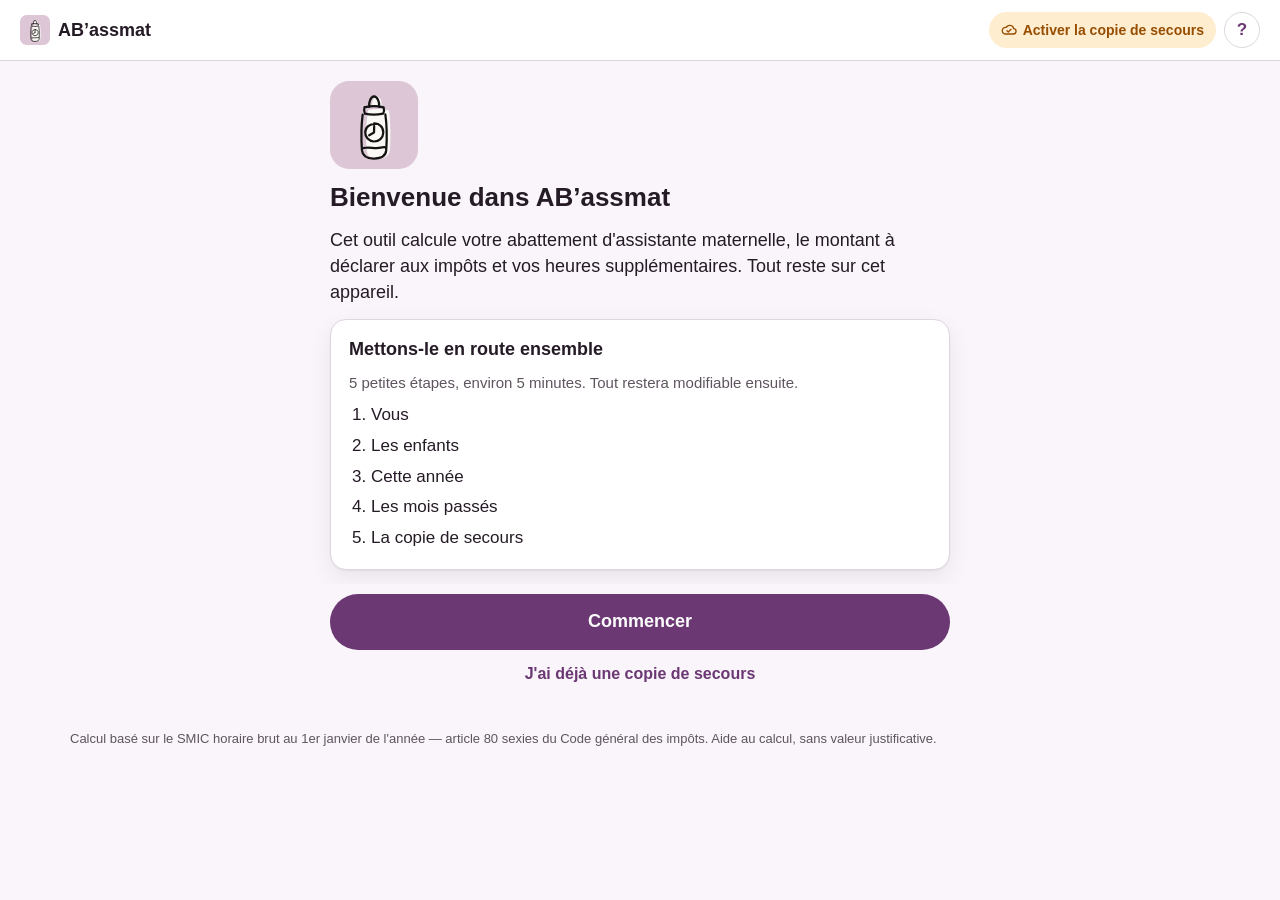
<file: index.html>
<!DOCTYPE html>
<html lang="fr">
<head>
  <meta charset="UTF-8" />
  <meta name="viewport" content="width=device-width, initial-scale=1.0, viewport-fit=cover" />
  <title>AB’assmat</title>

  <!-- Écran (préfixe = ordre de chargement) ; 90-print.css : documents imprimés -->
  <link rel="stylesheet" href="app/styles/00-vars-base.css" />
  <link rel="stylesheet" href="app/styles/10-shell.css" />
  <link rel="stylesheet" href="app/styles/20-calendar.css" />
  <link rel="stylesheet" href="app/styles/30-month-side.css" />
  <link rel="stylesheet" href="app/styles/35-photos-review.css" />
  <link rel="stylesheet" href="app/styles/40-today.css" />
  <link rel="stylesheet" href="app/styles/50-sheet.css" />
  <link rel="stylesheet" href="app/styles/60-profile-year.css" />
  <link rel="stylesheet" href="app/styles/70-onboarding.css" />
  <link rel="stylesheet" href="app/styles/90-print.css" />

  <!-- PWA : installable, hors-ligne, icônes -->
  <link rel="manifest" href="manifest.webmanifest" />
  <meta name="theme-color" content="#ffffff" media="(prefers-color-scheme: light)" />
  <meta name="theme-color" content="#2b2029" media="(prefers-color-scheme: dark)" />
  <link rel="icon" href="app/assets/icon.svg" type="image/svg+xml" />
  <link rel="apple-touch-icon" href="app/assets/apple-touch-icon.png" />
  <!-- Nom sous l'icône de l'écran d'accueil (iPhone ; Android : short_name du manifest) -->
  <meta name="apple-mobile-web-app-title" content="AB’assmat" />
  <meta name="apple-mobile-web-app-capable" content="yes" />
  <meta name="mobile-web-app-capable" content="yes" />
</head>
<body>

  <!-- En-tête : nom, 4 onglets (ordinateur), copie de secours, aide -->
  <header class="top">
    <span class="brand"><img src="app/assets/icon.svg" alt="" width="30" height="30" />AB’assmat</span>
    <nav class="tabs" aria-label="Sections">
      <button type="button" data-tab="today">
        <svg class="i" viewBox="0 0 24 24" fill="none" stroke="currentColor" stroke-width="2" stroke-linecap="round" stroke-linejoin="round" aria-hidden="true"><circle cx="12" cy="13" r="8"/><path d="M12 9v4l2.5 2.5M9 2h6"/></svg><span>Aujourd'hui</span>
      </button>
      <button type="button" data-tab="month">
        <svg class="i" viewBox="0 0 24 24" fill="none" stroke="currentColor" stroke-width="2" stroke-linecap="round" stroke-linejoin="round" aria-hidden="true"><rect x="3" y="5" width="18" height="16" rx="2"/><path d="M3 10h18M8 3v4M16 3v4"/></svg><span>Mon mois</span>
      </button>
      <button type="button" data-tab="year">
        <svg class="i" viewBox="0 0 24 24" fill="none" stroke="currentColor" stroke-width="2" stroke-linecap="round" stroke-linejoin="round" aria-hidden="true"><path d="M4 20V10M10 20V4M16 20v-7M22 20H2"/></svg><span>Mon année</span>
      </button>
      <button type="button" data-tab="profile">
        <svg class="i" viewBox="0 0 24 24" fill="none" stroke="currentColor" stroke-width="2" stroke-linecap="round" stroke-linejoin="round" aria-hidden="true"><circle cx="12" cy="8" r="4"/><path d="M4 21c0-4 4-6 8-6s8 2 8 6"/></svg><span>Mon profil</span>
      </button>
    </nav>
    <div class="top-actions">
      <button type="button" class="backup" id="backup-pill">
        <svg viewBox="0 0 24 24" fill="none" stroke="currentColor" stroke-width="2" stroke-linecap="round" stroke-linejoin="round" aria-hidden="true"><path d="M7 18a5 5 0 1 1 .9-9.9A6 6 0 0 1 19 10a4 4 0 0 1-1 8z"/><path d="m9 13 2 2 4-4"/></svg>
        <span class="lbl"></span><span class="lbl-phone"></span>
      </button>
      <button type="button" class="help-btn" id="help-btn" aria-label="Points d'attention" title="Points d'attention">?</button>
    </div>
  </header>

  <!-- Onglet affiché (app/ctrl/*.js) -->
  <main id="main"></main>

  <p class="footer-note">Calcul basé sur le SMIC horaire brut au 1er janvier de l'année — article 80 sexies du Code général des impôts. Aide au calcul, sans valeur justificative.</p>

  <!-- 4 onglets en bas de l'écran (iPhone) -->
  <nav class="bottomtabs" aria-label="Sections">
    <button type="button" data-tab="today">
      <svg viewBox="0 0 24 24" fill="none" stroke="currentColor" stroke-width="2" stroke-linecap="round" stroke-linejoin="round" aria-hidden="true"><circle cx="12" cy="13" r="8"/><path d="M12 9v4l2.5 2.5M9 2h6"/></svg><span>Aujourd'hui</span>
    </button>
    <button type="button" data-tab="month">
      <svg viewBox="0 0 24 24" fill="none" stroke="currentColor" stroke-width="2" stroke-linecap="round" stroke-linejoin="round" aria-hidden="true"><rect x="3" y="5" width="18" height="16" rx="2"/><path d="M3 10h18M8 3v4M16 3v4"/></svg><span>Mon mois</span>
    </button>
    <button type="button" data-tab="year">
      <svg viewBox="0 0 24 24" fill="none" stroke="currentColor" stroke-width="2" stroke-linecap="round" stroke-linejoin="round" aria-hidden="true"><path d="M4 20V10M10 20V4M16 20v-7M22 20H2"/></svg><span>Mon année</span>
    </button>
    <button type="button" data-tab="profile">
      <svg viewBox="0 0 24 24" fill="none" stroke="currentColor" stroke-width="2" stroke-linecap="round" stroke-linejoin="round" aria-hidden="true"><circle cx="12" cy="8" r="4"/><path d="M4 21c0-4 4-6 8-6s8 2 8 6"/></svg><span>Mon profil</span>
    </button>
  </nav>

  <!-- Reprendre une copie de secours (fichier choisi) -->
  <!-- Invisibles mais présents (pas display:none) : l'iPhone relaie mal le choix d'un champ caché. -->
  <input id="backup-file" type="file" accept=".json,application/json" multiple class="sr-only" tabindex="-1" aria-hidden="true" />
  <input id="photo-file" type="file" accept="image/*" class="sr-only" tabindex="-1" aria-hidden="true" />

  <!-- Document imprimé (seul contenu visible à l'impression, construit au moment d'imprimer) -->
  <div id="print-doc" aria-hidden="true"></div>

  <!-- Modules : l'ordre des <script> fait office de système de modules -->
  <script src="app/config.js"></script>
  <script src="app/lib/utils.js"></script>
  <script src="app/lib/calc.js"></script>
  <script src="app/lib/overtime.js"></script>

  <script src="app/lib/storage/core.js"></script>
  <script src="app/lib/storage/month.js"></script>
  <script src="app/lib/storage/profile.js"></script>
  <script src="app/lib/storage/year-settings.js"></script>
  <script src="app/lib/storage/declared.js"></script>
  <script src="app/lib/storage/sync.js"></script>
  <script src="app/lib/autosave.js"></script>
  <script src="app/lib/image.js"></script>

  <script src="app/lib/compute/children.js"></script>
  <script src="app/lib/compute/year-recap.js"></script>
  <script src="app/lib/compute/month-print.js"></script>
  <script src="app/lib/compute/prefill.js"></script>
  <script src="app/lib/compute/month-view.js"></script>
  <script src="app/lib/compute/punch.js"></script>
  <script src="app/lib/compute/onboarding.js"></script>
  <script src="app/lib/compute/review.js"></script>
  <script src="app/lib/compute/backup-rules.js"></script>
  <script src="app/lib/storage/device.js"></script>
  <script src="app/lib/storage/fiches.js"></script>

  <!-- Rendu (DOM uniquement, jamais de calcul) -->
  <script src="app/lib/render/dom.js"></script>
  <script src="app/lib/render/format.js"></script>
  <script src="app/lib/render/sheet.js"></script>
  <script src="app/lib/render/tip.js"></script>
  <script src="app/lib/render/photo-viewer.js"></script>
  <script src="app/lib/render/overtime-view.js"></script>
  <script src="app/lib/render/calendar.js"></script>
  <script src="app/lib/render/month-panel.js"></script>
  <script src="app/lib/render/fiche-card.js"></script>
  <script src="app/lib/render/review-table.js"></script>
  <script src="app/lib/render/review.js"></script>
  <script src="app/lib/render/day-kid.js"></script>
  <script src="app/lib/render/day-sheet.js"></script>
  <script src="app/lib/render/punch-card.js"></script>
  <script src="app/lib/render/today.js"></script>
  <script src="app/lib/render/profile-child.js"></script>
  <script src="app/lib/render/profile.js"></script>
  <script src="app/lib/render/erase-all.js"></script>
  <script src="app/lib/render/year-view.js"></script>
  <script src="app/lib/render/prepare-year.js"></script>
  <script src="app/lib/render/backup.js"></script>
  <script src="app/lib/render/onboarding.js"></script>
  <script src="app/lib/render/onb-kids.js"></script>
  <script src="app/lib/render/onb-steps.js"></script>
  <script src="app/lib/render/install.js"></script>
  <script src="app/lib/render/print-common.js"></script>
  <script src="app/lib/render/print-month.js"></script>
  <script src="app/lib/render/print-year.js"></script>
  <script src="app/lib/render/print-full-year.js"></script>
  <script src="app/lib/render/print-photo.js"></script>

  <!-- Écrans : état, données, gestes -->
  <script src="app/ctrl/ctx.js"></script>
  <script src="app/ctrl/shell.js"></script>
  <script src="app/ctrl/backup.js"></script>
  <script src="app/ctrl/backup-send.js"></script>
  <script src="app/ctrl/backup-folder.js"></script>
  <script src="app/ctrl/backup-import.js"></script>
  <script src="app/ctrl/photos.js"></script>
  <script src="app/ctrl/print.js"></script>
  <script src="app/ctrl/day.js"></script>
  <script src="app/ctrl/review.js"></script>
  <script src="app/ctrl/month-calendar.js"></script>
  <script src="app/ctrl/month.js"></script>
  <script src="app/ctrl/today.js"></script>
  <script src="app/ctrl/profile.js"></script>
  <script src="app/ctrl/profile-edit.js"></script>
  <script src="app/ctrl/erase-all.js"></script>
  <script src="app/ctrl/year.js"></script>
  <script src="app/ctrl/onboarding-kids.js"></script>
  <script src="app/ctrl/onboarding-steps.js"></script>
  <script src="app/ctrl/install.js"></script>
  <script src="app/ctrl/onboarding.js"></script>
  <script src="app/app.js"></script>
</body>
</html>
</file>
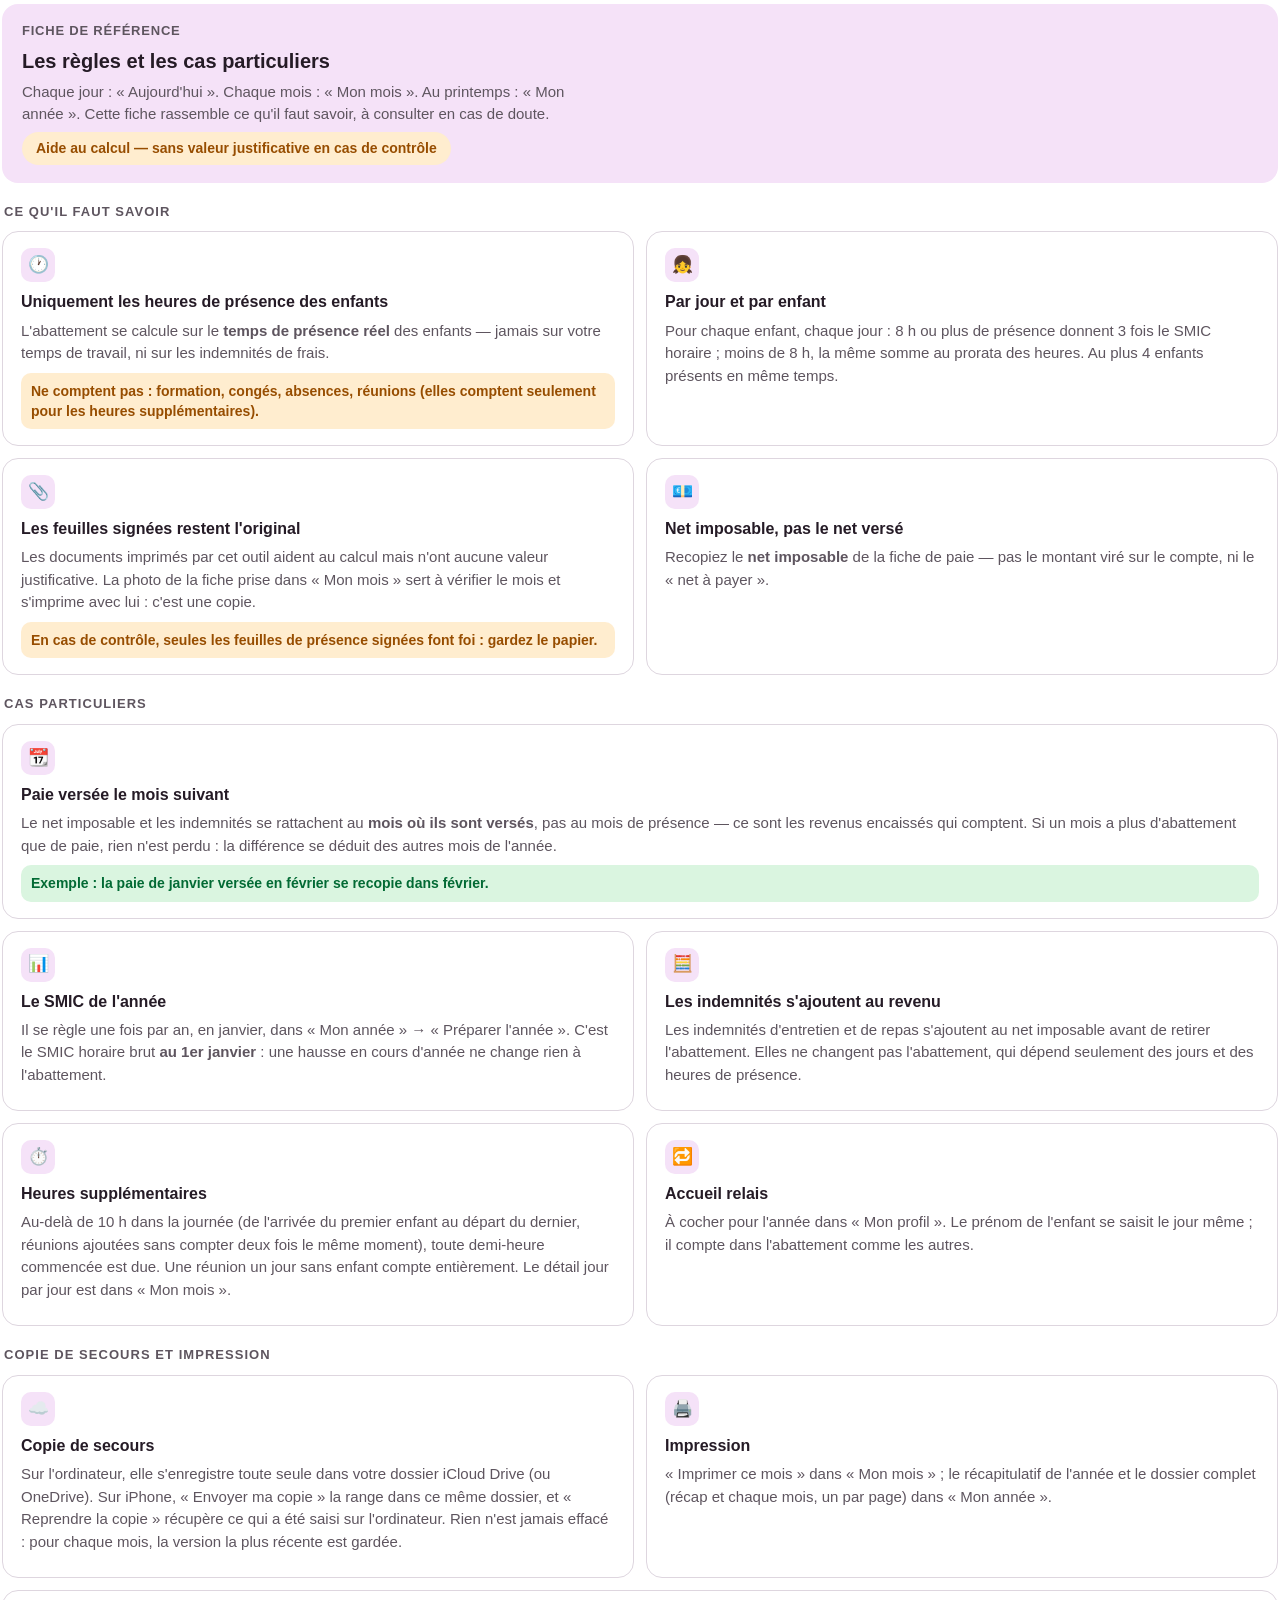
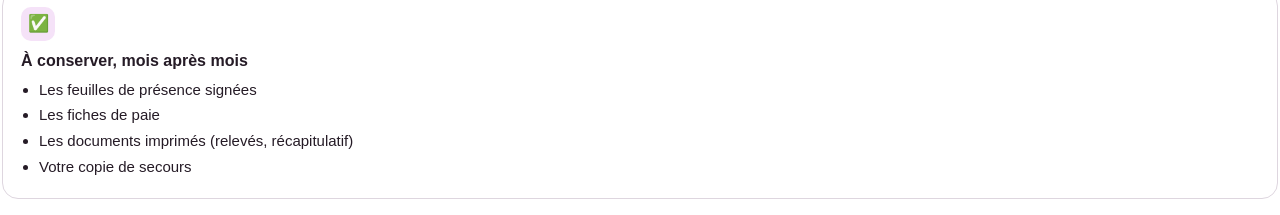
<file: app/modals/reference.html>
<!DOCTYPE html>
<html lang="fr">
<head>
  <meta charset="UTF-8" />
  <meta name="viewport" content="width=device-width, initial-scale=1.0" />
  <title>Points d'attention — AB’assmat</title>

  <!-- Styles de l'app (chemins relatifs depuis app/modals/) -->
  <link rel="stylesheet" href="../styles/00-vars-base.css" />
  <link rel="stylesheet" href="../styles/61-reference.css" />
</head>
<body class="ref-page">

  <section class="ref-hero">
    <div class="eyebrow">Fiche de référence</div>
    <h2>Les règles et les cas particuliers</h2>
    <p>
      Chaque jour : « Aujourd'hui ». Chaque mois : « Mon mois ». Au printemps : « Mon année ». Cette fiche
      rassemble ce qu'il faut savoir, à consulter en cas de doute.
    </p>
    <div class="ref-warn">Aide au calcul — sans valeur justificative en cas de contrôle</div>
  </section>

  <div class="ref-section-title">Ce qu'il faut savoir</div>
  <div class="ref-grid">
    <div class="ref-card">
      <div class="icon" aria-hidden="true">🕐</div>
      <h4>Uniquement les heures de présence des enfants</h4>
      <p>
        L'abattement se calcule sur le <strong>temps de présence réel</strong> des enfants — jamais sur votre
        temps de travail, ni sur les indemnités de frais.
      </p>
      <div class="callout">Ne comptent pas : formation, congés, absences, réunions (elles comptent seulement pour les heures supplémentaires).</div>
    </div>

    <div class="ref-card">
      <div class="icon" aria-hidden="true">👧</div>
      <h4>Par jour et par enfant</h4>
      <p>
        Pour chaque enfant, chaque jour : 8 h ou plus de présence donnent 3 fois le SMIC horaire ; moins de
        8 h, la même somme au prorata des heures. Au plus 4 enfants présents en même temps.
      </p>
    </div>

    <div class="ref-card">
      <div class="icon" aria-hidden="true">📎</div>
      <h4>Les feuilles signées restent l'original</h4>
      <p>
        Les documents imprimés par cet outil aident au calcul mais n'ont aucune valeur justificative. La photo
        de la fiche prise dans « Mon mois » sert à vérifier le mois et s'imprime avec lui : c'est une copie.
      </p>
      <div class="callout">En cas de contrôle, seules les feuilles de présence signées font foi : gardez le papier.</div>
    </div>

    <div class="ref-card">
      <div class="icon" aria-hidden="true">💶</div>
      <h4>Net imposable, pas le net versé</h4>
      <p>
        Recopiez le <strong>net imposable</strong> de la fiche de paie — pas le montant viré sur le compte, ni
        le « net à payer ».
      </p>
    </div>
  </div>

  <div class="ref-section-title">Cas particuliers</div>
  <div class="ref-grid">
    <div class="ref-card wide">
      <div class="icon" aria-hidden="true">📆</div>
      <h4>Paie versée le mois suivant</h4>
      <p>
        Le net imposable et les indemnités se rattachent au <strong>mois où ils sont versés</strong>, pas au mois
        de présence — ce sont les revenus encaissés qui comptent. Si un mois a plus d'abattement que de paie,
        rien n'est perdu : la différence se déduit des autres mois de l'année.
      </p>
      <div class="callout ok">Exemple : la paie de janvier versée en février se recopie dans février.</div>
    </div>

    <div class="ref-card">
      <div class="icon" aria-hidden="true">📊</div>
      <h4>Le SMIC de l'année</h4>
      <p>
        Il se règle une fois par an, en janvier, dans « Mon année » → « Préparer l'année ». C'est le SMIC horaire
        brut <strong>au 1er janvier</strong> : une hausse en cours d'année ne change rien à l'abattement.
      </p>
    </div>

    <div class="ref-card">
      <div class="icon" aria-hidden="true">🧮</div>
      <h4>Les indemnités s'ajoutent au revenu</h4>
      <p>
        Les indemnités d'entretien et de repas s'ajoutent au net imposable avant de retirer l'abattement. Elles
        ne changent pas l'abattement, qui dépend seulement des jours et des heures de présence.
      </p>
    </div>

    <div class="ref-card">
      <div class="icon" aria-hidden="true">⏱️</div>
      <h4>Heures supplémentaires</h4>
      <p>
        Au-delà de 10 h dans la journée (de l'arrivée du premier enfant au départ du dernier, réunions ajoutées
        sans compter deux fois le même moment), toute demi-heure commencée est due. Une réunion un jour sans
        enfant compte entièrement. Le détail jour par jour est dans « Mon mois ».
      </p>
    </div>

    <div class="ref-card">
      <div class="icon" aria-hidden="true">🔁</div>
      <h4>Accueil relais</h4>
      <p>
        À cocher pour l'année dans « Mon profil ». Le prénom de l'enfant se saisit le jour même ; il compte dans
        l'abattement comme les autres.
      </p>
    </div>
  </div>

  <div class="ref-section-title">Copie de secours et impression</div>
  <div class="ref-grid">
    <div class="ref-card">
      <div class="icon" aria-hidden="true">☁️</div>
      <h4>Copie de secours</h4>
      <p>
        Sur l'ordinateur, elle s'enregistre toute seule dans votre dossier iCloud Drive (ou OneDrive). Sur
        iPhone, « Envoyer ma copie » la range dans ce même dossier, et « Reprendre la copie » récupère ce qui
        a été saisi sur l'ordinateur. Rien n'est jamais effacé : pour chaque mois, la version la plus récente
        est gardée.
      </p>
    </div>

    <div class="ref-card">
      <div class="icon" aria-hidden="true">🖨️</div>
      <h4>Impression</h4>
      <p>
        « Imprimer ce mois » dans « Mon mois » ; le récapitulatif de l'année et le dossier complet (récap et
        chaque mois, un par page) dans « Mon année ».
      </p>
    </div>

    <div class="ref-card wide">
      <div class="icon" aria-hidden="true">✅</div>
      <h4>À conserver, mois après mois</h4>
      <ul>
        <li>Les feuilles de présence signées</li>
        <li>Les fiches de paie</li>
        <li>Les documents imprimés (relevés, récapitulatif)</li>
        <li>Votre copie de secours</li>
      </ul>
    </div>
  </div>

</body>
</html>
</file>
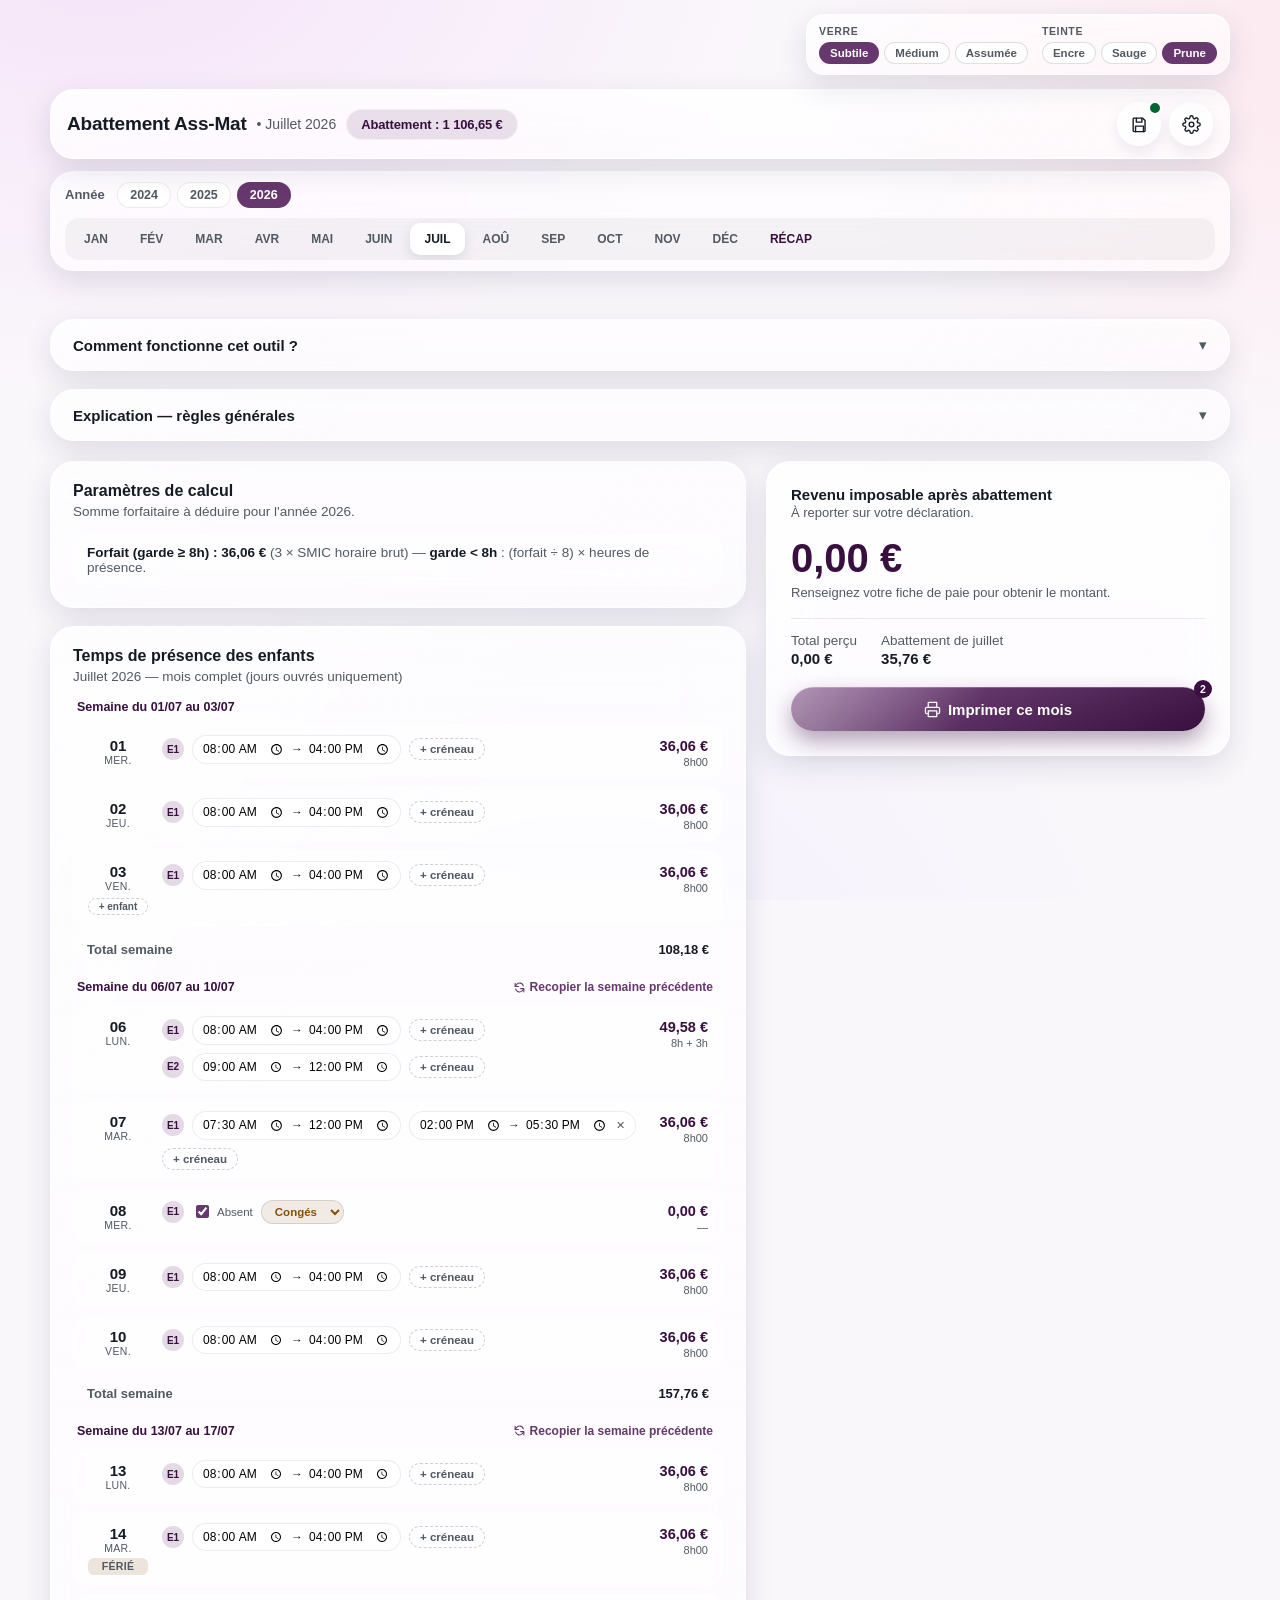
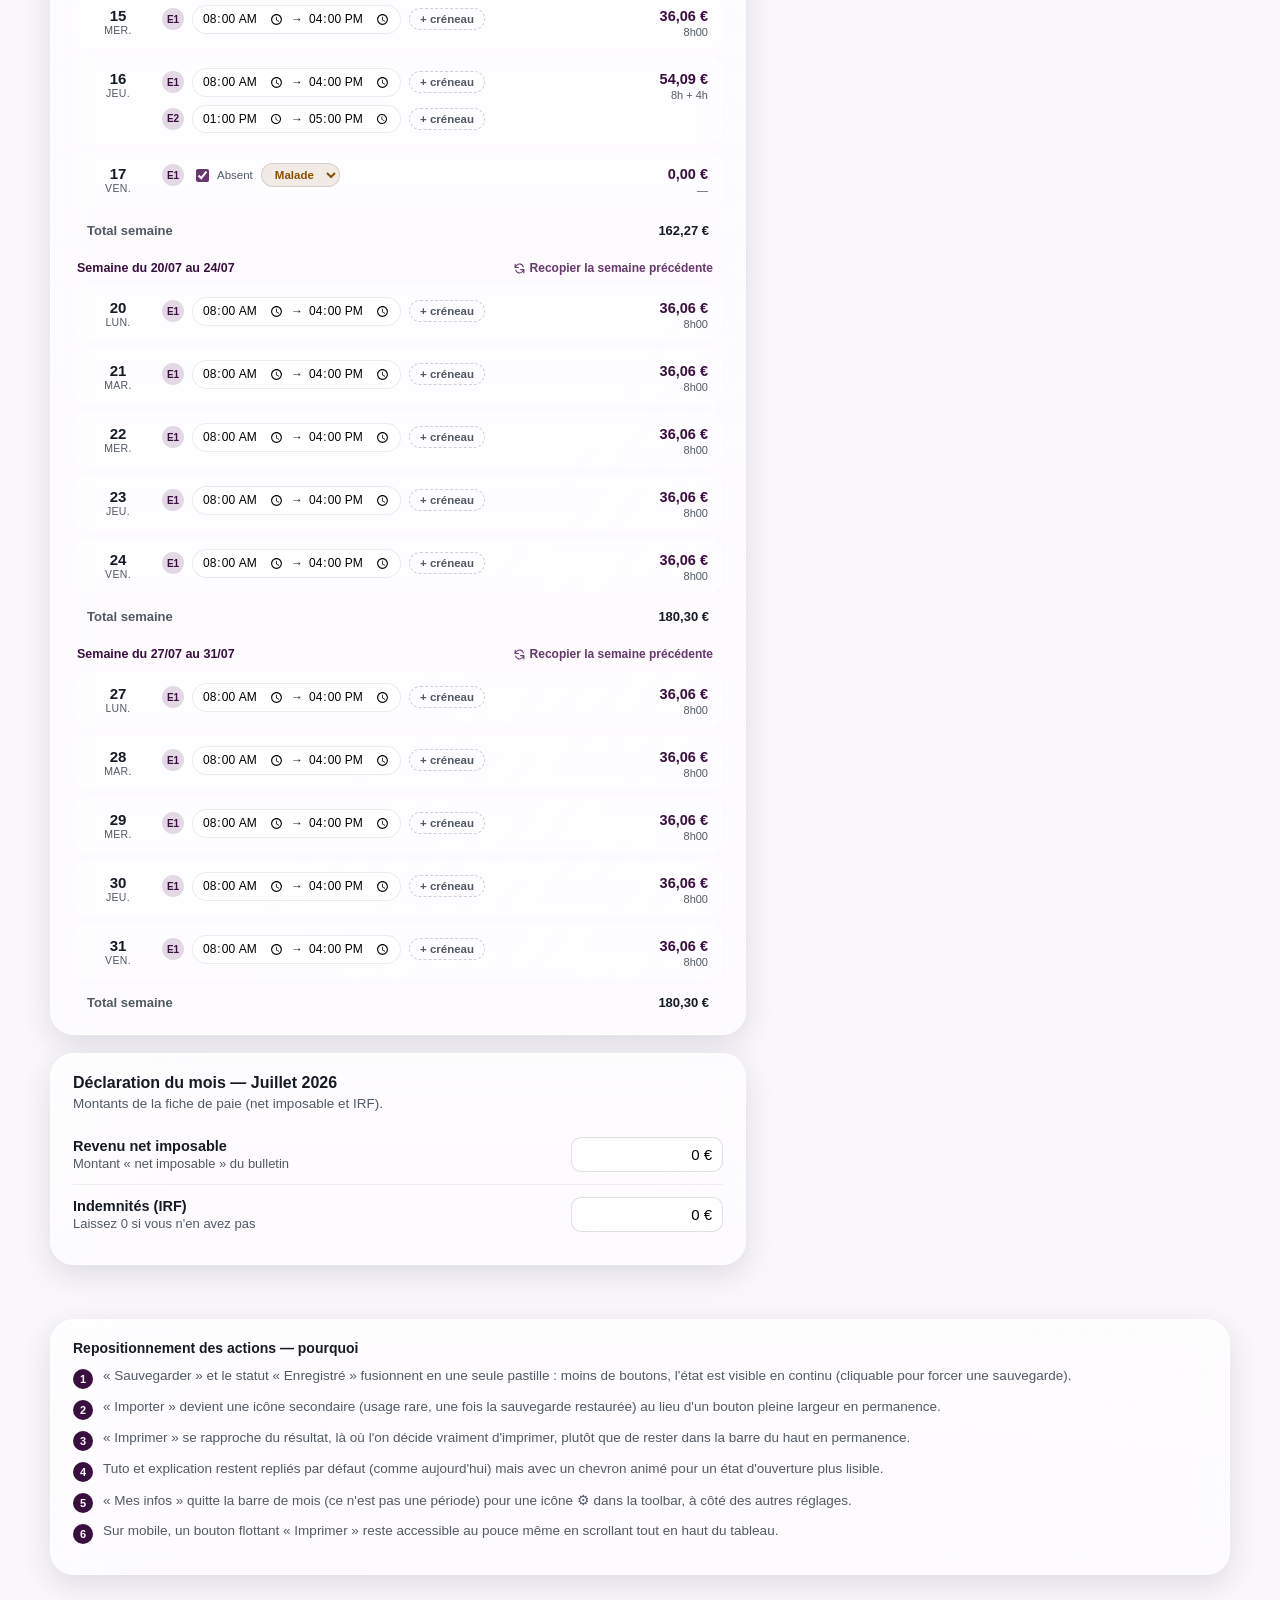
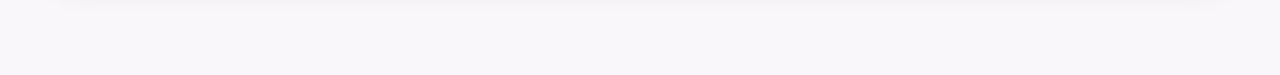
<file: handoff_liquid_glass/references/apercu-ecran-principal.html>
<!-- @dsCard group="Aperçu" viewport="1440x1500" name="Écran principal — redesign" subtitle="Structure réelle 1 colonne : toolbar+nav fusionnées, sections empilées, résultat en clôture" -->
<!doctype html><html lang="fr"><head><meta charset="utf-8"><meta name="viewport" content="width=device-width,initial-scale=1">
<link rel="stylesheet" href="./styles.css">
<style>
body{margin:0;min-height:100vh;font-size:16px}
.wrap{max-width:1180px;margin:0 auto;padding:0 20px 100px}
.grid{display:grid;grid-template-columns:1.5fr 1fr;gap:20px;align-items:start;margin-top:20px}
.aside{position:sticky;top:190px}
.lab{position:relative;z-index:50;margin:14px 0 0 auto;width:fit-content;padding:10px 12px;font-size:12px;display:flex;gap:14px;border-radius:18px}
.lab .grp{display:flex;flex-direction:column;gap:5px}
.lab .ttl{font-weight:700;color:var(--muted);font-size:10.5px;letter-spacing:.06em;text-transform:uppercase}
.lab .opts{display:flex;gap:5px}
.lab button{border:1px solid oklch(0% 0 0 / .12);background:#fff;border-radius:999px;padding:4px 10px;font-size:11.5px;font-weight:700;cursor:pointer;color:var(--muted)}
.lab button.on{background:oklch(var(--l-accent) var(--c-accent) var(--hue));color:#fff;border-color:transparent}

.topbar-group{position:sticky;top:14px;z-index:20;margin:14px 0 48px;display:flex;flex-direction:column;gap:12px;transition:gap .25s ease}
.topbar-group.stuck{gap:0}
.tb-row{padding:12px 16px;display:flex;align-items:center;justify-content:space-between;gap:14px;flex-wrap:wrap;transition:border-radius .25s ease,box-shadow .25s ease;position:relative;z-index:2}
.topbar-group.stuck .tb-row{border-radius:24px 24px 0 0;box-shadow:0 .5px 0 rgba(255,255,255,.6) inset;border-bottom:none}
.nav-row{padding:10px 14px;transition:border-radius .25s ease,margin .25s ease;position:relative;z-index:1}
.topbar-group.stuck .nav-row{border-radius:0 0 24px 24px;margin-top:-1px;border-top:none}
.tb-left{display:flex;align-items:center;gap:10px;flex-wrap:wrap;min-width:0}
.tb-title{font-weight:650;font-size:19px;white-space:nowrap;letter-spacing:-.01em}
.tb-ctx{color:var(--muted);font-size:14px;white-space:nowrap}
.tb-actions{display:flex;align-items:center;gap:8px;position:relative}
.data-menu{position:absolute;top:52px;right:0;min-width:190px;padding:6px;border-radius:16px;display:none;flex-direction:column;gap:2px;z-index:60}
.data-menu.open{display:flex}
.data-menu button{display:flex;align-items:center;gap:9px;border:none;background:transparent;padding:9px 10px;border-radius:11px;font:inherit;font-size:13.5px;font-weight:600;color:var(--ink);cursor:pointer;text-align:left}
.data-menu button:hover{background:oklch(0% 0 0 / .05)}
.data-menu button svg{width:17px;height:17px;flex:0 0 auto;color:var(--muted)}
.data-menu .status{font-size:11px;color:var(--muted);font-weight:500;padding:6px 10px 4px}
.data-btn.ok::after{content:"";position:absolute;top:-2px;right:-2px;width:10px;height:10px;border-radius:999px;background:oklch(45% .12 152);border:2px solid #fff}
.icon-btn{width:44px;height:44px;border-radius:999px;border:.5px solid oklch(100% 0 0 / var(--glass-border));background:linear-gradient(125deg,oklch(100% 0 0 / .55),transparent 40%),linear-gradient(180deg,oklch(100% 0 0 / .82),oklch(100% 0 0 / .58));display:flex;align-items:center;justify-content:center;cursor:pointer;color:var(--ink);position:relative;box-shadow:0 .5px 0 rgba(255,255,255,.8) inset,0 6px 14px rgba(20,30,60,.08);transition:transform .15s ease}
.icon-btn:active{transform:scale(.94)}
.icon-btn svg{width:19px;height:19px}
.icon-btn .tip{position:absolute;top:50px;right:0;background:oklch(20% 0 0);color:#fff;font-size:11px;padding:4px 8px;border-radius:8px;white-space:nowrap;opacity:0;pointer-events:none;transition:opacity .15s}
.icon-btn:hover .tip{opacity:1}
.pin{display:inline-flex;align-items:center;justify-content:center;width:18px;height:18px;border-radius:999px;background:oklch(var(--l-dark) var(--c-dark) var(--hue));color:#fff;font-size:10.5px;font-weight:800;position:absolute;top:-7px;right:-7px}

.ylabel{font-weight:700;font-size:13px;color:var(--muted);margin-right:8px}
.ytabs{display:inline-flex;gap:6px;margin-bottom:10px}
.ytab{border:1px solid oklch(0% 0 0 / .08);background:#fff;color:var(--muted);border-radius:999px;padding:5px 12px;font-weight:700;font-size:12.5px;cursor:pointer}
.ytab.on{background:oklch(var(--l-accent) var(--c-accent) var(--hue));border-color:transparent;color:#fff}
.mtabs-wrap{position:relative}
.mtabs-wrap::before,.mtabs-wrap::after{content:"";position:absolute;top:0;bottom:0;width:28px;z-index:2;pointer-events:none;transition:opacity .2s}
.mtabs-wrap::before{left:0;background:linear-gradient(90deg,oklch(100% 0 0 / .55),transparent)}
.mtabs-wrap::after{right:0;background:linear-gradient(270deg,oklch(100% 0 0 / .55),transparent)}
.mtabs-wrap.at-start::before{opacity:0}
.mtabs-wrap.at-end::after{opacity:0}
.mtabs{display:flex;gap:4px;overflow-x:auto;scroll-snap-type:x proximity;padding:5px;border-radius:14px;background:oklch(0% 0 0 / .04)}
.mtabs::-webkit-scrollbar{height:0}
.mtab{scroll-snap-align:center;flex:0 0 auto;border:none;background:transparent;color:var(--muted);border-radius:10px;padding:9px 14px;font-weight:700;font-size:12px;cursor:pointer}
.mtab.on{background:#fff;color:var(--ink);font-weight:800;box-shadow:0 4px 12px rgba(20,30,60,.12)}
.mtab.special{color:oklch(var(--l-dark) var(--c-dark) var(--hue))}

.card{padding:20px 22px;margin-bottom:18px}
.card h2{margin:0 0 4px;font-size:16px}
.card .sub{margin:0 0 14px;color:var(--muted);font-size:13.5px}
.rules{border-radius:16px;padding:12px 14px;background:oklch(100% 0 0 / .35);font-size:13.5px;color:var(--muted)}
.rules b{color:var(--ink)}

.fold{padding:0;margin-bottom:18px}
.fold-head{cursor:pointer;padding:16px 22px;display:flex;align-items:center;justify-content:space-between;font-weight:700;font-size:15px;user-select:none}
.fold-head .chev{transition:transform .2s ease;color:var(--muted)}
.fold.open .fold-head .chev{transform:rotate(180deg)}
.fold-body{max-height:0;overflow:hidden;transition:max-height .2s ease}
.fold.open .fold-body{max-height:300px}
.fold-body .inner{padding:0 22px 20px;color:var(--muted);font-size:14px;line-height:1.55}

table{width:100%;border-collapse:separate;border-spacing:0;font-size:14px}
th{text-align:left;padding:8px 8px;font-size:11px;color:var(--muted);font-weight:700;text-transform:uppercase;letter-spacing:.04em;border-bottom:1px solid oklch(0% 0 0 / .08)}
td{padding:10px 8px;border-bottom:1px solid oklch(0% 0 0 / .06);vertical-align:middle}
.week td{background:oklch(var(--l-accent) var(--c-accent) var(--hue) / .08);font-weight:700;font-size:12.5px;border-radius:10px}
.child{font-weight:700;display:block;font-size:13.5px}
.abs{font-size:11.5px;color:var(--muted)}
input[type=time]{font:inherit;font-size:13px;padding:5px 7px;border:1px solid oklch(0% 0 0 / .12);border-radius:8px;background:oklch(100% 0 0 / .7)}
.num{font-variant-numeric:tabular-nums}
.r{text-align:right}
.wtotal td{font-weight:800;border-bottom:none;padding-top:14px}

.days{display:flex;flex-direction:column;gap:8px}
.wk-head{display:flex;align-items:center;justify-content:space-between;padding:10px 4px 2px;font-size:12.5px;font-weight:700;color:oklch(var(--l-dark) var(--c-dark) var(--hue))}
.wk-head:first-child{padding-top:2px}
.wk-copy{border:none;background:transparent;color:oklch(var(--l-accent) var(--c-accent) var(--hue));font:inherit;font-size:12px;font-weight:700;cursor:pointer;display:inline-flex;align-items:center;gap:4px}
.wk-copy svg{width:13px;height:13px}
.day-row{display:grid;grid-template-columns:60px 1fr auto;gap:14px;align-items:start;padding:10px 14px;border-radius:16px;background:oklch(100% 0 0 / .4);border:.5px solid oklch(100% 0 0 / .5);transition:background .15s ease}
.day-row:hover{background:oklch(100% 0 0 / .62)}
.day-row .d{text-align:center;padding-top:2px}
.day-row .d b{display:block;font-size:15px;font-weight:800}
.day-row .d span{display:block;font-size:10.5px;color:var(--muted);text-transform:uppercase;letter-spacing:.03em}
.ferie{display:block;margin-top:4px;font-size:8.5px;font-weight:700;color:oklch(48% .12 70);background:oklch(48% .12 70 / .14);border-radius:6px;padding:2px 4px;line-height:1.25;white-space:normal}
.addchild{display:block;margin-top:6px;border:1px dashed oklch(0% 0 0 / .18);background:transparent;color:var(--muted);border-radius:999px;padding:2px 7px;font-size:10px;font-weight:700;cursor:pointer;width:100%}
.kids{display:flex;flex-direction:column;gap:8px}
.kidline{display:flex;align-items:center;gap:8px;flex-wrap:wrap}
.avatar{width:22px;height:22px;border-radius:999px;background:oklch(var(--l-accent) var(--c-accent) var(--hue) / .18);color:oklch(var(--l-dark) var(--c-dark) var(--hue));font-size:10px;font-weight:800;display:flex;align-items:center;justify-content:center;flex:0 0 auto}
.slot-chip{display:inline-flex;align-items:center;gap:5px;padding:4px 8px 4px 9px;border-radius:999px;background:oklch(100% 0 0 / .7);border:1px solid oklch(0% 0 0 / .08);font-size:12px;font-variant-numeric:tabular-nums}
.slot-chip input[type=time]{border:none;background:transparent;padding:0;width:84px;min-width:84px;font:inherit;font-size:12px}
.slot-x{border:none;background:transparent;color:var(--muted);cursor:pointer;font-size:11px;padding:0 2px}
.addslot{border:1px dashed oklch(0% 0 0 / .18);background:transparent;color:var(--muted);border-radius:999px;padding:4px 10px;font-size:11.5px;font-weight:700;cursor:pointer}
.abs-toggle{display:inline-flex;align-items:center;gap:5px;font-size:11.5px;color:var(--muted);cursor:pointer}
.abs-toggle input{accent-color:oklch(var(--l-accent) var(--c-accent) var(--hue))}
.motif-sel{border:1px solid oklch(0% 0 0 / .12);border-radius:999px;padding:4px 9px;font:inherit;font-size:11.5px;background:oklch(48% .12 70 / .1);color:oklch(48% .12 70);font-weight:700}
.day-row .r2{text-align:right;padding-top:2px}
.day-row .r2 .amt{font-weight:800;font-variant-numeric:tabular-nums;font-size:14.5px;color:oklch(var(--l-dark) var(--c-dark) var(--hue))}
.day-row .r2 .hrs{display:block;font-size:11px;color:var(--muted);margin-top:1px}
.wtot{display:flex;justify-content:space-between;padding:8px 14px 4px;font-size:13px;font-weight:800;color:var(--muted)}
.wtot b{color:var(--ink);font-variant-numeric:tabular-nums;margin-left:6px}

.field{display:flex;justify-content:space-between;align-items:center;padding:12px 0;border-bottom:1px solid oklch(0% 0 0 / .06)}
.field:last-child{border-bottom:none}
.field label{font-weight:700;font-size:14.5px}
.field .h{display:block;font-weight:400;color:var(--muted);font-size:13px;margin-top:2px}
.field input{width:130px;text-align:right;font:inherit;font-size:15px;font-variant-numeric:tabular-nums;padding:8px 10px;border:1px solid oklch(0% 0 0 / .12);border-radius:10px;background:oklch(100% 0 0 / .7)}

.hero{padding:24px}
.hero .lbl{font-weight:700;font-size:15px}
.hero .hint{color:var(--muted);font-size:13px;margin:2px 0 16px}
.hero .val{font-size:40px;font-weight:900;color:oklch(var(--l-dark) var(--c-dark) var(--hue));font-variant-numeric:tabular-nums}
.hero .note{font-size:13px;color:var(--muted);margin-top:4px}
.hero .det{margin-top:18px;border-top:1px solid oklch(0% 0 0 / .08);padding-top:14px;display:flex;gap:24px;flex-wrap:wrap}
.hero .row{font-size:13.5px}
.hero .row span{display:block;color:var(--muted);margin-bottom:2px}
.hero .row b{font-variant-numeric:tabular-nums;font-size:15px}
.hero .cta{margin-top:20px}

.legend{margin-top:36px;padding:20px 22px}
.legend h3{margin:0 0 12px;font-size:14px}
.legend li{display:flex;gap:10px;margin-bottom:10px;font-size:13.5px;color:var(--muted);align-items:flex-start}
.legend .n{flex:0 0 auto;width:20px;height:20px;border-radius:999px;background:oklch(var(--l-dark) var(--c-dark) var(--hue));color:#fff;font-size:11px;font-weight:800;display:flex;align-items:center;justify-content:center;margin-top:1px}

.fab{position:fixed;right:20px;bottom:20px;width:56px;height:56px;border-radius:999px;display:none;align-items:center;justify-content:center;color:#fff;background:linear-gradient(160deg,oklch(calc(var(--l-accent) + 6%) var(--c-accent) var(--hue)),oklch(var(--l-dark) var(--c-dark) var(--hue)));box-shadow:0 12px 26px oklch(var(--l-dark) var(--c-dark) var(--hue) / .4);z-index:30}
.fab svg{width:24px;height:24px}

@media (max-width:640px){
  .tb-ctx{display:none}
  .tb-row{padding:8px 12px}
  .tb-actions{gap:5px}
  .icon-btn{width:36px;height:36px}
  .icon-btn svg{width:16px;height:16px}
  .pill{padding:5px 10px;font-size:11.5px}
  .hero .val{font-size:32px}
}
@media (max-width:860px){
  .grid{grid-template-columns:1fr}
  .aside{position:static}
  .tb-title{font-size:16px}
  .fab{display:flex}
  .wrap{padding:0 14px 100px}
}
</style></head>
<body data-palette="prune" data-intensity="medium">
<div class="wrap">
  <div class="lab glass">
    <div class="grp"><span class="ttl">Verre</span><div class="opts" id="ri">
      <button class="on" data-v="subtle">Subtile</button><button data-v="medium">Médium</button><button data-v="assume">Assumée</button>
    </div></div>
    <div class="grp"><span class="ttl">Teinte</span><div class="opts" id="rp">
      <button data-v="encre">Encre</button><button data-v="sauge">Sauge</button><button class="on" data-v="prune">Prune</button>
    </div></div>
  </div>

  <div class="topbar-group" id="topbarGroup">
  <div class="tb-row glass-strong">
    <div class="tb-left">
      <span class="tb-title">Abattement Ass-Mat</span>
      <span class="tb-ctx">• Juillet 2026</span>
      <span class="pill pill-accent">Abattement : 1 106,65 €</span>
    </div>
    <div class="tb-actions">
      <button class="icon-btn data-btn ok" id="dataBtn" style="position:relative"><svg viewBox="0 0 24 24" fill="none" stroke="currentColor" stroke-width="1.75" stroke-linecap="round" stroke-linejoin="round"><path d="M5 4h11l3 3v13a1 1 0 0 1-1 1H5a1 1 0 0 1-1-1V5a1 1 0 0 1 1-1z"/><path d="M8 4v5h7V4"/><path d="M7 21v-7h10v7"/></svg><span class="tip">Données — enregistré à 14:32</span></button>
      <div class="data-menu glass-strong" id="dataMenu">
        <div class="status">✓ Enregistré à 14:32</div>
        <button><svg viewBox="0 0 24 24" fill="none" stroke="currentColor" stroke-width="1.75" stroke-linecap="round" stroke-linejoin="round"><path d="M20 6 9 17l-5-5"/></svg>Sauvegarder l'année</button>
        <button><svg viewBox="0 0 24 24" fill="none" stroke="currentColor" stroke-width="1.75" stroke-linecap="round" stroke-linejoin="round"><path d="M12 3v12m0 0-4-4m4 4 4-4M4 21h16"/></svg>Importer une sauvegarde</button>
      </div>
      <button class="icon-btn" style="position:relative"><svg viewBox="0 0 24 24" fill="none" stroke="currentColor" stroke-width="1.75" stroke-linecap="round" stroke-linejoin="round"><circle cx="12" cy="12" r="3"/><path d="M19.4 15a1.65 1.65 0 0 0 .33 1.82l.06.06a2 2 0 0 1-2.83 2.83l-.06-.06a1.65 1.65 0 0 0-1.82-.33 1.65 1.65 0 0 0-1 1.51V21a2 2 0 0 1-4 0v-.09a1.65 1.65 0 0 0-1-1.51 1.65 1.65 0 0 0-1.82.33l-.06.06a2 2 0 0 1-2.83-2.83l.06-.06a1.65 1.65 0 0 0 .33-1.82 1.65 1.65 0 0 0-1.51-1H3a2 2 0 0 1 0-4h.09a1.65 1.65 0 0 0 1.51-1 1.65 1.65 0 0 0-.33-1.82l-.06-.06a2 2 0 0 1 2.83-2.83l.06.06a1.65 1.65 0 0 0 1.82.33H9a1.65 1.65 0 0 0 1-1.51V3a2 2 0 0 1 4 0v.09a1.65 1.65 0 0 0 1 1.51 1.65 1.65 0 0 0 1.82-.33l.06-.06a2 2 0 0 1 2.83 2.83l-.06.06a1.65 1.65 0 0 0-.33 1.82V9a1.65 1.65 0 0 0 1.51 1H21a2 2 0 0 1 0 4h-.09a1.65 1.65 0 0 0-1.51 1z"/></svg><span class="tip">Mes infos — enfants, identité, semaines types</span></button>
    </div>
  </div>

  <div class="nav-row glass">
    <span class="ylabel">Année</span>
    <span class="ytabs"><button class="ytab">2024</button><button class="ytab">2025</button><button class="ytab on">2026</button></span>
    <div class="mtabs-wrap" id="mtabsWrap">
    <div class="mtabs" id="mtabs">
      <button class="mtab">JAN</button><button class="mtab">FÉV</button><button class="mtab">MAR</button><button class="mtab">AVR</button>
      <button class="mtab">MAI</button><button class="mtab">JUIN</button><button class="mtab on">JUIL</button><button class="mtab">AOÛ</button>
      <button class="mtab">SEP</button><button class="mtab">OCT</button><button class="mtab">NOV</button><button class="mtab">DÉC</button>
      <button class="mtab special">RÉCAP</button>
    </div>
    </div>
  </div>
  </div>

  <div class="card glass fold" id="foldTuto">
    <div class="fold-head">Comment fonctionne cet outil ? <span class="chev">▾</span></div>
    <div class="fold-body"><div class="inner">Vous remplissez vos jours de garde mois par mois ; l'outil calcule l'abattement (par jour et par enfant) puis affiche le récapitulatif. Choisissez la période, renseignez les jours et la fiche de paie, vérifiez le résultat, puis sauvegardez ou imprimez.</div></div>
  </div>

  <div class="card glass fold" id="foldExplain">
    <div class="fold-head">Explication — règles générales <span class="chev">▾</span></div>
    <div class="fold-body"><div class="inner">Abattement calculé par jour et par enfant. Garde ≥ 8h : forfait = 3 × SMIC horaire brut. Garde &lt; 8h : prorata = (forfait ÷ 8) × heures de présence. Revenu imposable = (net imposable + IRF) − abattement, plancher à 0.</div></div>
  </div>

  <div class="grid">
    <div>
      <div class="card glass">
        <h2>Paramètres de calcul</h2>
        <p class="sub">Somme forfaitaire à déduire pour l'année 2026.</p>
        <div class="rules"><b>Forfait (garde ≥ 8h) : 36,06 €</b> (3 × SMIC horaire brut) — <b>garde &lt; 8h</b> : (forfait ÷ 8) × heures de présence.</div>
      </div>

      <div class="card glass">
        <h2>Temps de présence des enfants</h2>
        <p class="sub">Juillet 2026 — mois complet (jours ouvrés uniquement)</p>
        <div class="days">
          <div class="wk-head"><span>Semaine du 01/07 au 03/07</span></div>
          <div class="day-row"><div class="d"><b>01</b><span>Mer.</span></div><div class="kids">
            <div class="kidline"><span class="avatar">E1</span><span class="slot-chip"><input type="time" value="08:00"> → <input type="time" value="16:00"></span><button class="addslot">+ créneau</button></div>
          </div><div class="r2"><span class="amt">36,06 €</span><span class="hrs">8h00</span></div></div>
          <div class="day-row"><div class="d"><b>02</b><span>Jeu.</span></div><div class="kids">
            <div class="kidline"><span class="avatar">E1</span><span class="slot-chip"><input type="time" value="08:00"> → <input type="time" value="16:00"></span><button class="addslot">+ créneau</button></div>
          </div><div class="r2"><span class="amt">36,06 €</span><span class="hrs">8h00</span></div></div>
          <div class="day-row"><div class="d"><b>03</b><span>Ven.</span><button class="addchild">+ enfant</button></div><div class="kids">
            <div class="kidline"><span class="avatar">E1</span><span class="slot-chip"><input type="time" value="08:00"> → <input type="time" value="16:00"></span><button class="addslot">+ créneau</button></div>
          </div><div class="r2"><span class="amt">36,06 €</span><span class="hrs">8h00</span></div></div>
          <div class="wtot"><span>Total semaine</span><b>108,18 €</b></div>

          <div class="wk-head"><span>Semaine du 06/07 au 10/07</span><button class="wk-copy"><svg viewBox="0 0 24 24" fill="none" stroke="currentColor" stroke-width="2" stroke-linecap="round" stroke-linejoin="round"><path d="M4 4v6h6M20 20v-6h-6"/><path d="M5 15a7 7 0 0 0 12 3l3-3M19 9a7 7 0 0 0-12-3L4 9"/></svg>Recopier la semaine précédente</button></div>
          <div class="day-row"><div class="d"><b>06</b><span>Lun.</span></div><div class="kids">
            <div class="kidline"><span class="avatar">E1</span><span class="slot-chip"><input type="time" value="08:00"> → <input type="time" value="16:00"></span><button class="addslot">+ créneau</button></div>
            <div class="kidline"><span class="avatar">E2</span><span class="slot-chip"><input type="time" value="09:00"> → <input type="time" value="12:00"></span><button class="addslot">+ créneau</button></div>
          </div><div class="r2"><span class="amt">49,58 €</span><span class="hrs">8h + 3h</span></div></div>
          <div class="day-row"><div class="d"><b>07</b><span>Mar.</span></div><div class="kids">
            <div class="kidline"><span class="avatar">E1</span><span class="slot-chip"><input type="time" value="07:30"> → <input type="time" value="12:00"></span><span class="slot-chip"><input type="time" value="14:00"> → <input type="time" value="17:30"><button class="slot-x">✕</button></span><button class="addslot">+ créneau</button></div>
          </div><div class="r2"><span class="amt">36,06 €</span><span class="hrs">8h00</span></div></div>
          <div class="day-row"><div class="d"><b>08</b><span>Mer.</span></div><div class="kids">
            <div class="kidline"><span class="avatar">E1</span><label class="abs-toggle"><input type="checkbox" checked> Absent</label><select class="motif-sel"><option>Congés</option></select></div>
          </div><div class="r2"><span class="amt">0,00 €</span><span class="hrs">—</span></div></div>
          <div class="day-row"><div class="d"><b>09</b><span>Jeu.</span></div><div class="kids">
            <div class="kidline"><span class="avatar">E1</span><span class="slot-chip"><input type="time" value="08:00"> → <input type="time" value="16:00"></span><button class="addslot">+ créneau</button></div>
          </div><div class="r2"><span class="amt">36,06 €</span><span class="hrs">8h00</span></div></div>
          <div class="day-row"><div class="d"><b>10</b><span>Ven.</span></div><div class="kids">
            <div class="kidline"><span class="avatar">E1</span><span class="slot-chip"><input type="time" value="08:00"> → <input type="time" value="16:00"></span><button class="addslot">+ créneau</button></div>
          </div><div class="r2"><span class="amt">36,06 €</span><span class="hrs">8h00</span></div></div>
          <div class="wtot"><span>Total semaine</span><b>157,76 €</b></div>

          <div class="wk-head"><span>Semaine du 13/07 au 17/07</span><button class="wk-copy"><svg viewBox="0 0 24 24" fill="none" stroke="currentColor" stroke-width="2" stroke-linecap="round" stroke-linejoin="round"><path d="M4 4v6h6M20 20v-6h-6"/><path d="M5 15a7 7 0 0 0 12 3l3-3M19 9a7 7 0 0 0-12-3L4 9"/></svg>Recopier la semaine précédente</button></div>
          <div class="day-row"><div class="d"><b>13</b><span>Lun.</span></div><div class="kids">
            <div class="kidline"><span class="avatar">E1</span><span class="slot-chip"><input type="time" value="08:00"> → <input type="time" value="16:00"></span><button class="addslot">+ créneau</button></div>
          </div><div class="r2"><span class="amt">36,06 €</span><span class="hrs">8h00</span></div></div>
          <div class="day-row"><div class="d"><b>14</b><span>Mar.</span><span class="ferie">Férié</span></div><div class="kids">
            <div class="kidline"><span class="avatar">E1</span><span class="slot-chip"><input type="time" value="08:00"> → <input type="time" value="16:00"></span><button class="addslot">+ créneau</button></div>
          </div><div class="r2"><span class="amt">36,06 €</span><span class="hrs">8h00</span></div></div>
          <div class="day-row"><div class="d"><b>15</b><span>Mer.</span></div><div class="kids">
            <div class="kidline"><span class="avatar">E1</span><span class="slot-chip"><input type="time" value="08:00"> → <input type="time" value="16:00"></span><button class="addslot">+ créneau</button></div>
          </div><div class="r2"><span class="amt">36,06 €</span><span class="hrs">8h00</span></div></div>
          <div class="day-row"><div class="d"><b>16</b><span>Jeu.</span></div><div class="kids">
            <div class="kidline"><span class="avatar">E1</span><span class="slot-chip"><input type="time" value="08:00"> → <input type="time" value="16:00"></span><button class="addslot">+ créneau</button></div>
            <div class="kidline"><span class="avatar">E2</span><span class="slot-chip"><input type="time" value="13:00"> → <input type="time" value="17:00"></span><button class="addslot">+ créneau</button></div>
          </div><div class="r2"><span class="amt">54,09 €</span><span class="hrs">8h + 4h</span></div></div>
          <div class="day-row"><div class="d"><b>17</b><span>Ven.</span></div><div class="kids">
            <div class="kidline"><span class="avatar">E1</span><label class="abs-toggle"><input type="checkbox" checked> Absent</label><select class="motif-sel"><option>Malade</option></select></div>
          </div><div class="r2"><span class="amt">0,00 €</span><span class="hrs">—</span></div></div>
          <div class="wtot"><span>Total semaine</span><b>162,27 €</b></div>

          <div class="wk-head"><span>Semaine du 20/07 au 24/07</span><button class="wk-copy"><svg viewBox="0 0 24 24" fill="none" stroke="currentColor" stroke-width="2" stroke-linecap="round" stroke-linejoin="round"><path d="M4 4v6h6M20 20v-6h-6"/><path d="M5 15a7 7 0 0 0 12 3l3-3M19 9a7 7 0 0 0-12-3L4 9"/></svg>Recopier la semaine précédente</button></div>
          <div class="day-row"><div class="d"><b>20</b><span>Lun.</span></div><div class="kids">
            <div class="kidline"><span class="avatar">E1</span><span class="slot-chip"><input type="time" value="08:00"> → <input type="time" value="16:00"></span><button class="addslot">+ créneau</button></div>
          </div><div class="r2"><span class="amt">36,06 €</span><span class="hrs">8h00</span></div></div>
          <div class="day-row"><div class="d"><b>21</b><span>Mar.</span></div><div class="kids">
            <div class="kidline"><span class="avatar">E1</span><span class="slot-chip"><input type="time" value="08:00"> → <input type="time" value="16:00"></span><button class="addslot">+ créneau</button></div>
          </div><div class="r2"><span class="amt">36,06 €</span><span class="hrs">8h00</span></div></div>
          <div class="day-row"><div class="d"><b>22</b><span>Mer.</span></div><div class="kids">
            <div class="kidline"><span class="avatar">E1</span><span class="slot-chip"><input type="time" value="08:00"> → <input type="time" value="16:00"></span><button class="addslot">+ créneau</button></div>
          </div><div class="r2"><span class="amt">36,06 €</span><span class="hrs">8h00</span></div></div>
          <div class="day-row"><div class="d"><b>23</b><span>Jeu.</span></div><div class="kids">
            <div class="kidline"><span class="avatar">E1</span><span class="slot-chip"><input type="time" value="08:00"> → <input type="time" value="16:00"></span><button class="addslot">+ créneau</button></div>
          </div><div class="r2"><span class="amt">36,06 €</span><span class="hrs">8h00</span></div></div>
          <div class="day-row"><div class="d"><b>24</b><span>Ven.</span></div><div class="kids">
            <div class="kidline"><span class="avatar">E1</span><span class="slot-chip"><input type="time" value="08:00"> → <input type="time" value="16:00"></span><button class="addslot">+ créneau</button></div>
          </div><div class="r2"><span class="amt">36,06 €</span><span class="hrs">8h00</span></div></div>
          <div class="wtot"><span>Total semaine</span><b>180,30 €</b></div>

          <div class="wk-head"><span>Semaine du 27/07 au 31/07</span><button class="wk-copy"><svg viewBox="0 0 24 24" fill="none" stroke="currentColor" stroke-width="2" stroke-linecap="round" stroke-linejoin="round"><path d="M4 4v6h6M20 20v-6h-6"/><path d="M5 15a7 7 0 0 0 12 3l3-3M19 9a7 7 0 0 0-12-3L4 9"/></svg>Recopier la semaine précédente</button></div>
          <div class="day-row"><div class="d"><b>27</b><span>Lun.</span></div><div class="kids">
            <div class="kidline"><span class="avatar">E1</span><span class="slot-chip"><input type="time" value="08:00"> → <input type="time" value="16:00"></span><button class="addslot">+ créneau</button></div>
          </div><div class="r2"><span class="amt">36,06 €</span><span class="hrs">8h00</span></div></div>
          <div class="day-row"><div class="d"><b>28</b><span>Mar.</span></div><div class="kids">
            <div class="kidline"><span class="avatar">E1</span><span class="slot-chip"><input type="time" value="08:00"> → <input type="time" value="16:00"></span><button class="addslot">+ créneau</button></div>
          </div><div class="r2"><span class="amt">36,06 €</span><span class="hrs">8h00</span></div></div>
          <div class="day-row"><div class="d"><b>29</b><span>Mer.</span></div><div class="kids">
            <div class="kidline"><span class="avatar">E1</span><span class="slot-chip"><input type="time" value="08:00"> → <input type="time" value="16:00"></span><button class="addslot">+ créneau</button></div>
          </div><div class="r2"><span class="amt">36,06 €</span><span class="hrs">8h00</span></div></div>
          <div class="day-row"><div class="d"><b>30</b><span>Jeu.</span></div><div class="kids">
            <div class="kidline"><span class="avatar">E1</span><span class="slot-chip"><input type="time" value="08:00"> → <input type="time" value="16:00"></span><button class="addslot">+ créneau</button></div>
          </div><div class="r2"><span class="amt">36,06 €</span><span class="hrs">8h00</span></div></div>
          <div class="day-row"><div class="d"><b>31</b><span>Ven.</span></div><div class="kids">
            <div class="kidline"><span class="avatar">E1</span><span class="slot-chip"><input type="time" value="08:00"> → <input type="time" value="16:00"></span><button class="addslot">+ créneau</button></div>
          </div><div class="r2"><span class="amt">36,06 €</span><span class="hrs">8h00</span></div></div>
          <div class="wtot"><span>Total semaine</span><b>180,30 €</b></div>
        </div>
      </div>

      <div class="card glass">
        <h2>Déclaration du mois — Juillet 2026</h2>
        <p class="sub">Montants de la fiche de paie (net imposable et IRF).</p>
        <div class="field"><label>Revenu net imposable<span class="h">Montant « net imposable » du bulletin</span></label><input value="0 €"></div>
        <div class="field"><label>Indemnités (IRF)<span class="h">Laissez 0 si vous n'en avez pas</span></label><input value="0 €"></div>
      </div>
    </div>

    <div class="aside">
      <div class="hero glass-strong">
        <div class="lbl">Revenu imposable après abattement</div>
        <div class="hint">À reporter sur votre déclaration.</div>
        <div class="val">0,00 €</div>
        <div class="note">Renseignez votre fiche de paie pour obtenir le montant.</div>
        <div class="det">
          <div class="row"><span>Total perçu</span><b>0,00 €</b></div>
          <div class="row"><span>Abattement de juillet</span><b>35,76 €</b></div>
        </div>
        <button class="btn btn-primary cta" style="position:relative;width:100%;justify-content:center"><svg viewBox="0 0 24 24" fill="none" stroke="currentColor" stroke-width="1.75" stroke-linecap="round" stroke-linejoin="round"><path d="M6 9V2h12v7"/><path d="M6 18H4a2 2 0 0 1-2-2v-5a2 2 0 0 1 2-2h16a2 2 0 0 1 2 2v5a2 2 0 0 1-2 2h-2"/><rect x="6" y="14" width="12" height="8"/></svg>Imprimer ce mois<span class="pin">2</span></button>
      </div>
    </div>
  </div>

  <div class="legend glass">
    <h3>Repositionnement des actions — pourquoi</h3>
    <ul style="list-style:none;margin:0;padding:0">
      <li><span class="n">1</span>« Sauvegarder » et le statut « Enregistré » fusionnent en une seule pastille : moins de boutons, l'état est visible en continu (cliquable pour forcer une sauvegarde).</li>
      <li><span class="n">2</span>« Importer » devient une icône secondaire (usage rare, une fois la sauvegarde restaurée) au lieu d'un bouton pleine largeur en permanence.</li>
      <li><span class="n">3</span>« Imprimer » se rapproche du résultat, là où l'on décide vraiment d'imprimer, plutôt que de rester dans la barre du haut en permanence.</li>
      <li><span class="n">4</span>Tuto et explication restent repliés par défaut (comme aujourd'hui) mais avec un chevron animé pour un état d'ouverture plus lisible.</li>
      <li><span class="n">5</span>« Mes infos » quitte la barre de mois (ce n'est pas une période) pour une icône ⚙ dans la toolbar, à côté des autres réglages.</li>
      <li><span class="n">6</span>Sur mobile, un bouton flottant « Imprimer » reste accessible au pouce même en scrollant tout en haut du tableau.</li>
    </ul>
  </div>
</div>
<button class="fab"><svg viewBox="0 0 24 24" fill="none" stroke="currentColor" stroke-width="1.75" stroke-linecap="round" stroke-linejoin="round"><path d="M6 9V2h12v7"/><path d="M6 18H4a2 2 0 0 1-2-2v-5a2 2 0 0 1 2-2h16a2 2 0 0 1 2 2v5a2 2 0 0 1-2 2h-2"/><rect x="6" y="14" width="12" height="8"/></svg></button>
<script>
(()=>{const sentinel=document.createElement('div');sentinel.style.cssText='position:absolute;top:0;height:1px';document.querySelector('.wrap').prepend(sentinel);const group=document.getElementById('topbarGroup');new IntersectionObserver(([e])=>group.classList.toggle('stuck',!e.isIntersecting),{threshold:1}).observe(sentinel);})();
document.getElementById('ri').onclick=e=>{if(e.target.dataset.v){document.body.dataset.intensity=e.target.dataset.v;[...e.currentTarget.children].forEach(c=>c.classList.toggle('on',c===e.target))}};
document.getElementById('rp').onclick=e=>{if(e.target.dataset.v){document.body.dataset.palette=e.target.dataset.v;[...e.currentTarget.children].forEach(c=>c.classList.toggle('on',c===e.target))}};
document.getElementById('dataBtn').onclick=e=>{e.stopPropagation();document.getElementById('dataMenu').classList.toggle('open')};
document.addEventListener('click',()=>document.getElementById('dataMenu').classList.remove('open'));
(()=>{const w=document.getElementById('mtabsWrap'),t=document.getElementById('mtabs');const upd=()=>{w.classList.toggle('at-start',t.scrollLeft<4);w.classList.toggle('at-end',t.scrollLeft+t.clientWidth>t.scrollWidth-4)};t.addEventListener('scroll',upd);window.addEventListener('resize',upd);upd();})();
document.querySelectorAll('.fold-head').forEach(h=>h.onclick=()=>h.parentElement.classList.toggle('open'));
</script>
</body></html>
</file>
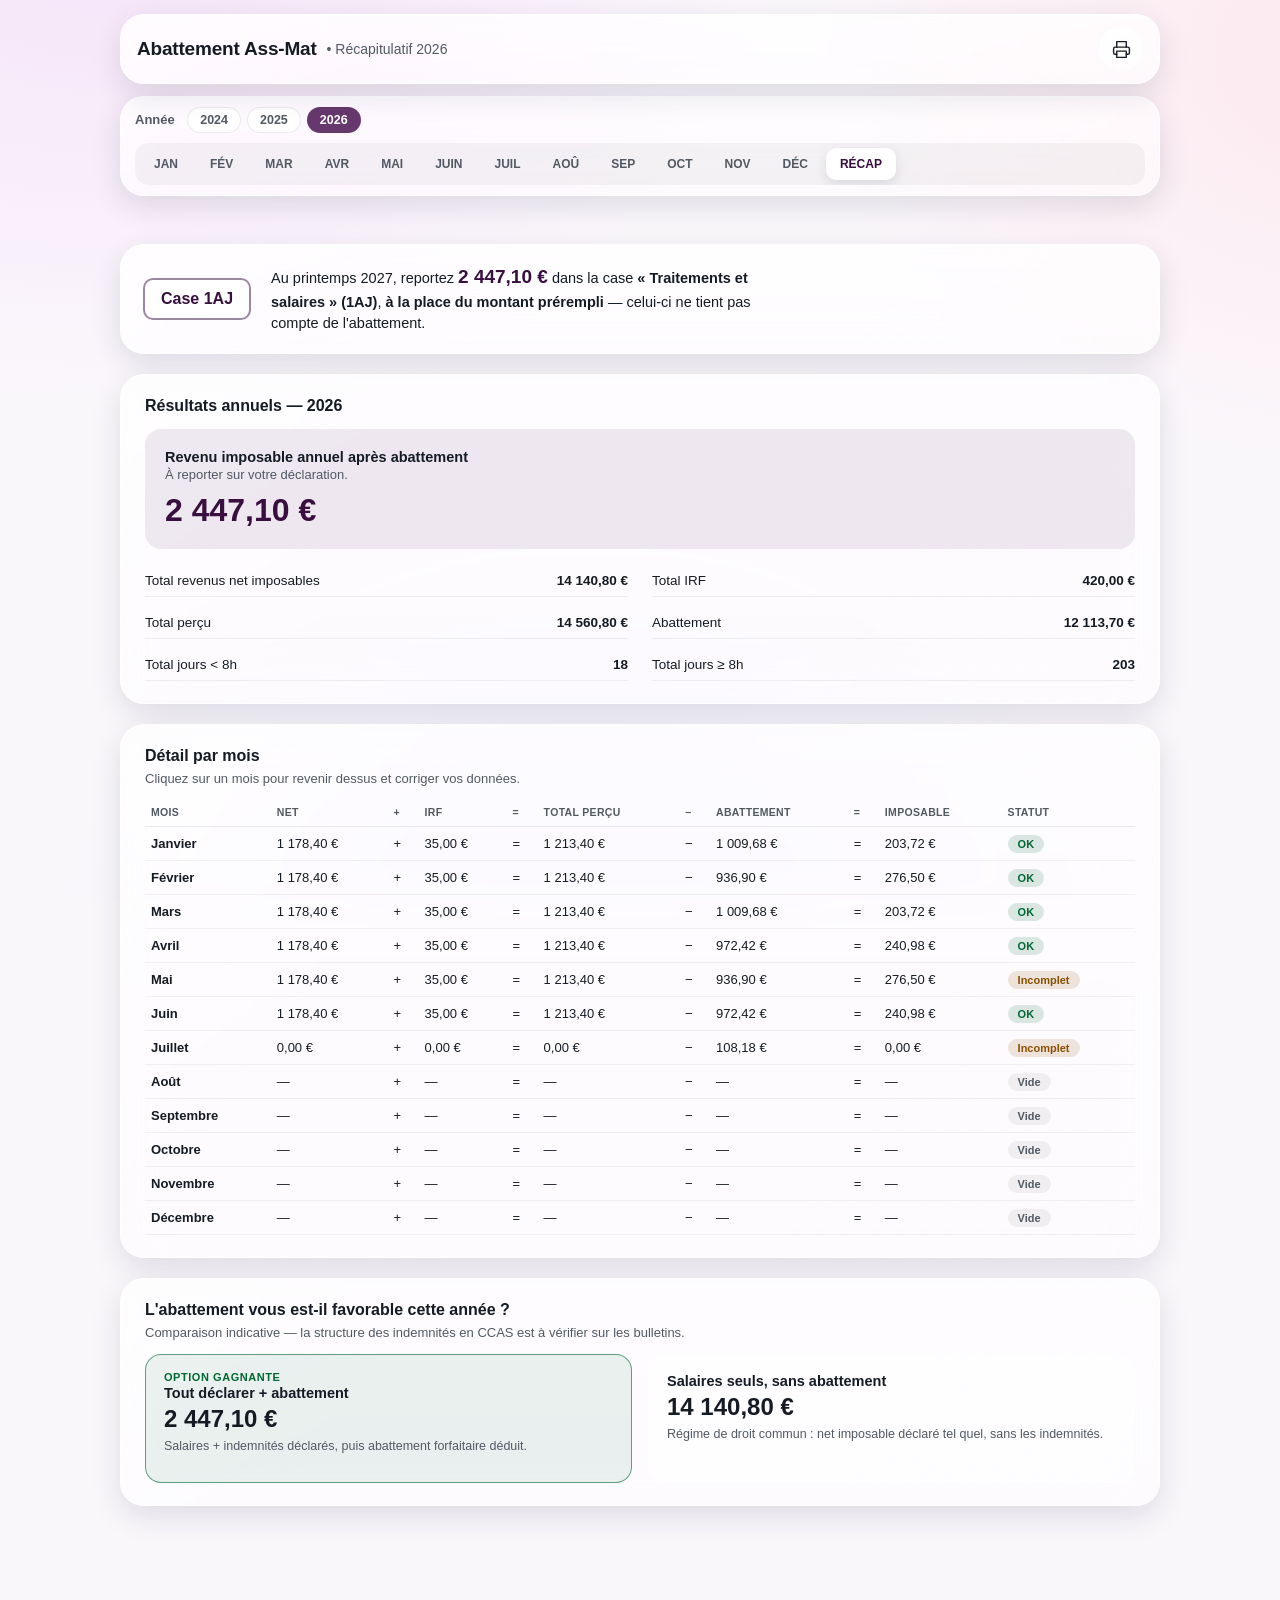
<file: handoff_liquid_glass/references/apercu-recap-annuel.html>
<!-- @dsCard group="Aperçu" viewport="1440x1500" name="Récapitulatif annuel (RÉCAP)" subtitle="Encart 1AJ, résultats annuels, détail par mois, comparaison des régimes — liquid glass" -->
<!doctype html><html lang="fr"><head><meta charset="utf-8"><meta name="viewport" content="width=device-width,initial-scale=1">
<link rel="stylesheet" href="./styles.css">
<style>
body{margin:0;min-height:100vh;font-size:16px}
.wrap{max-width:1040px;margin:0 auto;padding:0 20px 100px}
.topbar-group{position:sticky;top:14px;z-index:20;margin:14px 0 48px;display:flex;flex-direction:column;gap:12px}
.tb-row{padding:12px 16px;display:flex;align-items:center;justify-content:space-between;gap:14px;flex-wrap:wrap;position:relative;z-index:2}
.nav-row{padding:10px 14px;position:relative;z-index:1}
.tb-left{display:flex;align-items:center;gap:10px;flex-wrap:wrap;min-width:0}
.tb-title{font-weight:650;font-size:19px;white-space:nowrap;letter-spacing:-.01em}
.tb-ctx{color:var(--muted);font-size:14px}
.icon-btn{width:44px;height:44px;border-radius:999px;border:.5px solid oklch(100% 0 0 / var(--glass-border));background:linear-gradient(125deg,oklch(100% 0 0 / .55),transparent 40%),linear-gradient(180deg,oklch(100% 0 0 / .82),oklch(100% 0 0 / .58));display:flex;align-items:center;justify-content:center;color:var(--ink)}
.icon-btn svg{width:19px;height:19px}
.ylabel{font-weight:700;font-size:13px;color:var(--muted);margin-right:8px}
.ytabs{display:inline-flex;gap:6px;margin-bottom:10px}
.ytab{border:1px solid oklch(0% 0 0 / .08);background:#fff;color:var(--muted);border-radius:999px;padding:5px 12px;font-weight:700;font-size:12.5px;cursor:pointer}
.ytab.on{background:oklch(var(--l-accent) var(--c-accent) var(--hue));border-color:transparent;color:#fff}
.mtabs{display:flex;gap:4px;overflow-x:auto;padding:5px;border-radius:14px;background:oklch(0% 0 0 / .04)}
.mtab{flex:0 0 auto;border:none;background:transparent;color:var(--muted);border-radius:10px;padding:9px 14px;font-weight:700;font-size:12px;cursor:pointer}
.mtab.on{background:#fff;color:var(--ink);font-weight:800;box-shadow:0 4px 12px rgba(20,30,60,.12)}
.mtab.special{color:oklch(var(--l-dark) var(--c-dark) var(--hue))}

.declare{display:flex;align-items:center;gap:20px;padding:18px 22px;margin-bottom:20px}
.case{flex:0 0 auto;font-weight:800;color:oklch(var(--l-dark) var(--c-dark) var(--hue));border:2px solid oklch(var(--l-dark) var(--c-dark) var(--hue) / .5);border-radius:10px;padding:10px 16px;background:oklch(100% 0 0 / .7);white-space:nowrap}
.declare p{margin:0;font-size:14.5px;line-height:1.5;max-width:62ch}
.amount{font-size:19px;color:oklch(var(--l-dark) var(--c-dark) var(--hue));font-weight:800}

.card{padding:22px 24px;margin-bottom:20px}
.card h3{margin:0 0 14px;font-size:16px}
.hero-a{padding:20px;border-radius:16px;background:oklch(var(--l-accent) var(--c-accent) var(--hue) / .1)}
.hero-a .lbl{font-weight:700;font-size:14.5px}
.hero-a .hint{color:var(--muted);font-size:13px;margin:2px 0 10px}
.hero-a .val{font-size:32px;font-weight:900;color:oklch(var(--l-dark) var(--c-dark) var(--hue));font-variant-numeric:tabular-nums}
.details{margin-top:16px;display:grid;grid-template-columns:1fr 1fr;gap:10px 24px}
.drow{display:flex;justify-content:space-between;padding:8px 0;border-bottom:1px solid oklch(0% 0 0 / .06);font-size:13.5px}
.drow b{font-variant-numeric:tabular-nums}

table{width:100%;border-collapse:collapse;font-size:13px}
th{text-align:left;padding:8px 6px;font-size:10.5px;color:var(--muted);font-weight:700;text-transform:uppercase;letter-spacing:.03em;border-bottom:1px solid oklch(0% 0 0 / .08)}
td{padding:9px 6px;border-bottom:1px solid oklch(0% 0 0 / .05);font-variant-numeric:tabular-nums}
tr.op th,tr.op td{width:22px;text-align:center;color:oklch(0% 0 0 / .18);font-weight:800}
.mrow{cursor:pointer;transition:background .15s}
.mrow:hover{background:oklch(100% 0 0 / .5)}
.mname{font-weight:700}
.chip{border-radius:999px;padding:3px 10px;font-size:11px;font-weight:700;white-space:nowrap}
.chip.ok{background:oklch(45% .12 152 / .14);color:oklch(45% .12 152)}
.chip.warn{background:oklch(48% .12 70 / .14);color:oklch(48% .12 70)}
.chip.mut{background:oklch(0% 0 0 / .05);color:var(--muted)}

.compare{display:grid;grid-template-columns:1fr 1fr;gap:16px;margin-top:14px}
.regime{border-radius:16px;padding:16px 18px;background:oklch(100% 0 0 / .4);border:.5px solid oklch(100% 0 0 / .5)}
.regime.win{border:1.5px solid oklch(45% .12 152 / .6);background:oklch(45% .12 152 / .08)}
.wtag{color:oklch(45% .12 152);font-weight:800;font-size:11px;text-transform:uppercase;letter-spacing:.05em}
.rname{font-weight:700;margin-top:2px;font-size:14.5px}
.rval{font-size:24px;font-weight:900;font-variant-numeric:tabular-nums;margin-top:4px}
.rhint{color:var(--muted);font-size:12.5px;margin-top:6px}

@media (max-width:760px){
  .declare{flex-direction:column;align-items:flex-start}
  .details{grid-template-columns:1fr}
  .compare{grid-template-columns:1fr}
  table{font-size:11.5px}
  th:nth-child(3),td:nth-child(3),th:nth-child(5),td:nth-child(5),th:nth-child(7),td:nth-child(7),th:nth-child(9),td:nth-child(9){display:none}
}
</style></head>
<body data-palette="prune" data-intensity="medium">
<div class="wrap">
  <div class="topbar-group">
    <div class="tb-row glass-strong">
      <div class="tb-left"><span class="tb-title">Abattement Ass-Mat</span><span class="tb-ctx">• Récapitulatif 2026</span></div>
      <button class="icon-btn"><svg viewBox="0 0 24 24" fill="none" stroke="currentColor" stroke-width="1.75" stroke-linecap="round" stroke-linejoin="round"><path d="M6 9V2h12v7"/><path d="M6 18H4a2 2 0 0 1-2-2v-5a2 2 0 0 1 2-2h16a2 2 0 0 1 2 2v5a2 2 0 0 1-2 2h-2"/><rect x="6" y="14" width="12" height="8"/></svg></button>
    </div>
    <div class="nav-row glass">
      <span class="ylabel">Année</span>
      <span class="ytabs"><button class="ytab">2024</button><button class="ytab">2025</button><button class="ytab on">2026</button></span>
      <div class="mtabs">
        <button class="mtab">JAN</button><button class="mtab">FÉV</button><button class="mtab">MAR</button><button class="mtab">AVR</button>
        <button class="mtab">MAI</button><button class="mtab">JUIN</button><button class="mtab">JUIL</button><button class="mtab">AOÛ</button>
        <button class="mtab">SEP</button><button class="mtab">OCT</button><button class="mtab">NOV</button><button class="mtab">DÉC</button>
        <button class="mtab special on">RÉCAP</button>
      </div>
    </div>
  </div>

  <div class="declare glass-strong">
    <div class="case">Case 1AJ</div>
    <p>Au printemps 2027, reportez <strong class="amount">2 447,10 €</strong> dans la case <strong>« Traitements et salaires » (1AJ)</strong>, <strong>à la place du montant prérempli</strong> — celui-ci ne tient pas compte de l'abattement.</p>
  </div>

  <div class="card glass">
    <h3>Résultats annuels — 2026</h3>
    <div class="hero-a">
      <div class="lbl">Revenu imposable annuel après abattement</div>
      <div class="hint">À reporter sur votre déclaration.</div>
      <div class="val">2 447,10 €</div>
    </div>
    <div class="details">
      <div class="drow"><span>Total revenus net imposables</span><b>14 140,80 €</b></div>
      <div class="drow"><span>Total IRF</span><b>420,00 €</b></div>
      <div class="drow"><span>Total perçu</span><b>14 560,80 €</b></div>
      <div class="drow"><span>Abattement</span><b>12 113,70 €</b></div>
      <div class="drow"><span>Total jours &lt; 8h</span><b>18</b></div>
      <div class="drow"><span>Total jours ≥ 8h</span><b>203</b></div>
    </div>
  </div>

  <div class="card glass">
    <h3>Détail par mois</h3>
    <p style="margin:-8px 0 12px;color:var(--muted);font-size:13px">Cliquez sur un mois pour revenir dessus et corriger vos données.</p>
    <table>
      <tr><th>Mois</th><th>NET</th><th>+</th><th>IRF</th><th>=</th><th>Total perçu</th><th>−</th><th>Abattement</th><th>=</th><th>Imposable</th><th>Statut</th></tr>
      <tr class="mrow"><td class="mname">Janvier</td><td>1 178,40 €</td><td>+</td><td>35,00 €</td><td>=</td><td>1 213,40 €</td><td>−</td><td>1 009,68 €</td><td>=</td><td>203,72 €</td><td><span class="chip ok">OK</span></td></tr>
      <tr class="mrow"><td class="mname">Février</td><td>1 178,40 €</td><td>+</td><td>35,00 €</td><td>=</td><td>1 213,40 €</td><td>−</td><td>936,90 €</td><td>=</td><td>276,50 €</td><td><span class="chip ok">OK</span></td></tr>
      <tr class="mrow"><td class="mname">Mars</td><td>1 178,40 €</td><td>+</td><td>35,00 €</td><td>=</td><td>1 213,40 €</td><td>−</td><td>1 009,68 €</td><td>=</td><td>203,72 €</td><td><span class="chip ok">OK</span></td></tr>
      <tr class="mrow"><td class="mname">Avril</td><td>1 178,40 €</td><td>+</td><td>35,00 €</td><td>=</td><td>1 213,40 €</td><td>−</td><td>972,42 €</td><td>=</td><td>240,98 €</td><td><span class="chip ok">OK</span></td></tr>
      <tr class="mrow"><td class="mname">Mai</td><td>1 178,40 €</td><td>+</td><td>35,00 €</td><td>=</td><td>1 213,40 €</td><td>−</td><td>936,90 €</td><td>=</td><td>276,50 €</td><td><span class="chip warn">Incomplet</span></td></tr>
      <tr class="mrow"><td class="mname">Juin</td><td>1 178,40 €</td><td>+</td><td>35,00 €</td><td>=</td><td>1 213,40 €</td><td>−</td><td>972,42 €</td><td>=</td><td>240,98 €</td><td><span class="chip ok">OK</span></td></tr>
      <tr class="mrow"><td class="mname">Juillet</td><td>0,00 €</td><td>+</td><td>0,00 €</td><td>=</td><td>0,00 €</td><td>−</td><td>108,18 €</td><td>=</td><td>0,00 €</td><td><span class="chip warn">Incomplet</span></td></tr>
      <tr class="mrow"><td class="mname">Août</td><td>—</td><td>+</td><td>—</td><td>=</td><td>—</td><td>−</td><td>—</td><td>=</td><td>—</td><td><span class="chip mut">Vide</span></td></tr>
      <tr class="mrow"><td class="mname">Septembre</td><td>—</td><td>+</td><td>—</td><td>=</td><td>—</td><td>−</td><td>—</td><td>=</td><td>—</td><td><span class="chip mut">Vide</span></td></tr>
      <tr class="mrow"><td class="mname">Octobre</td><td>—</td><td>+</td><td>—</td><td>=</td><td>—</td><td>−</td><td>—</td><td>=</td><td>—</td><td><span class="chip mut">Vide</span></td></tr>
      <tr class="mrow"><td class="mname">Novembre</td><td>—</td><td>+</td><td>—</td><td>=</td><td>—</td><td>−</td><td>—</td><td>=</td><td>—</td><td><span class="chip mut">Vide</span></td></tr>
      <tr class="mrow"><td class="mname">Décembre</td><td>—</td><td>+</td><td>—</td><td>=</td><td>—</td><td>−</td><td>—</td><td>=</td><td>—</td><td><span class="chip mut">Vide</span></td></tr>
    </table>
  </div>

  <div class="card glass">
    <h3>L'abattement vous est-il favorable cette année ?</h3>
    <p style="margin:-8px 0 0;color:var(--muted);font-size:13px">Comparaison indicative — la structure des indemnités en CCAS est à vérifier sur les bulletins.</p>
    <div class="compare">
      <div class="regime win">
        <div class="wtag">Option gagnante</div>
        <div class="rname">Tout déclarer + abattement</div>
        <div class="rval">2 447,10 €</div>
        <p class="rhint">Salaires + indemnités déclarés, puis abattement forfaitaire déduit.</p>
      </div>
      <div class="regime">
        <div class="rname">Salaires seuls, sans abattement</div>
        <div class="rval">14 140,80 €</div>
        <p class="rhint">Régime de droit commun : net imposable déclaré tel quel, sans les indemnités.</p>
      </div>
    </div>
  </div>
</div>
</body></html>
</file>
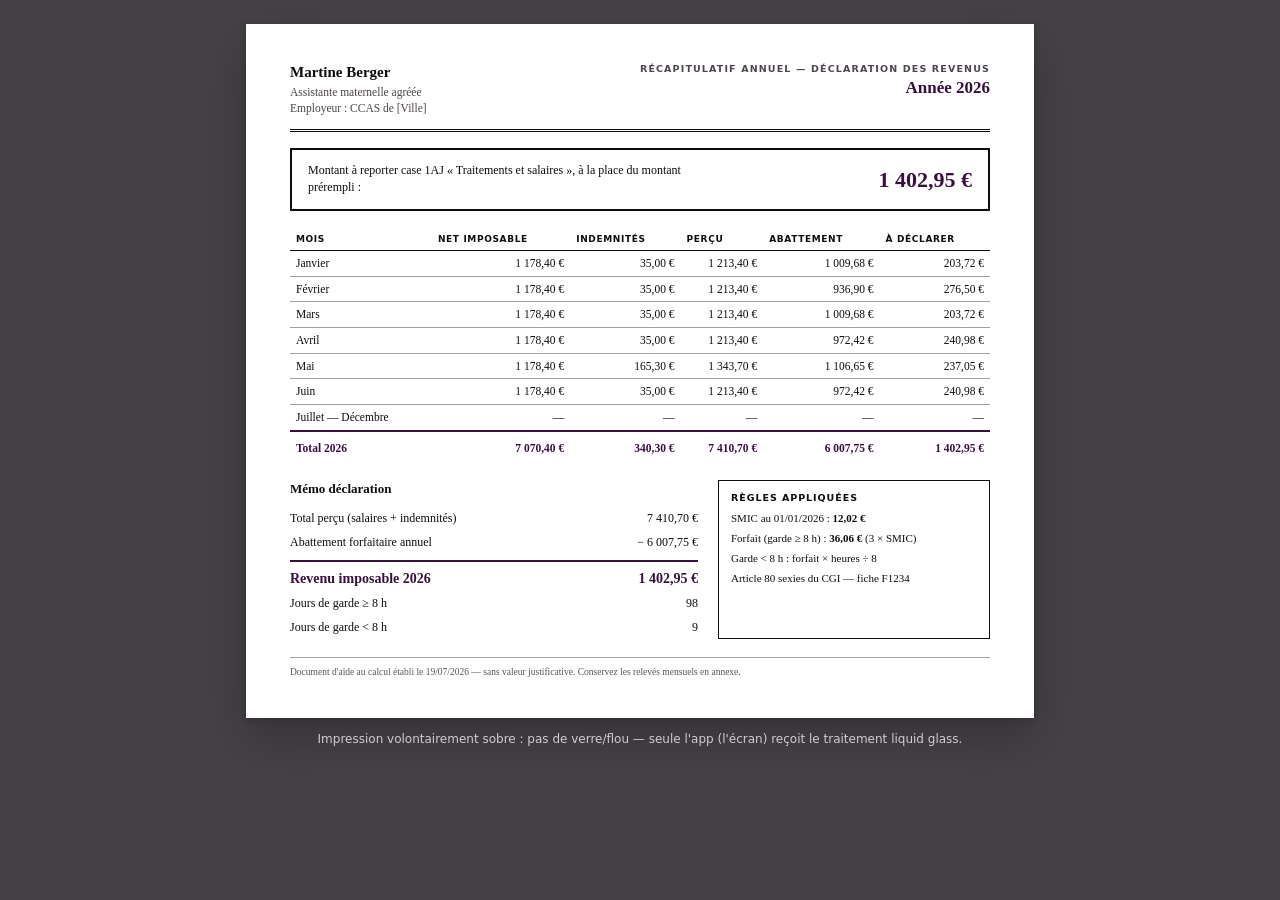
<file: handoff_liquid_glass/references/documents-recap-annuel-imprime.html>
<!-- @dsCard group="Documents" name="Récapitulatif annuel imprimé" subtitle="Gabarit PDF année complète : case 1AJ, 12 mois, mémo + règles — sobre/papier" -->
<!doctype html><html lang="fr"><head><meta charset="utf-8">
<link rel="stylesheet" href="./styles.css">
<style>
body{margin:0;padding:24px;font-family:system-ui,sans-serif;background:oklch(38% .015 var(--hue))}
.sheet{background:#fff;color:oklch(16% .01 var(--hue));max-width:700px;margin:0 auto;padding:38px 44px;box-shadow:0 2px 6px rgba(0,0,0,.18),0 20px 46px rgba(0,0,0,.22);font-family:Charter,Georgia,"Times New Roman",serif;font-size:12px;line-height:1.45}
.doc-head{display:flex;justify-content:space-between;gap:20px;border-bottom:3px double currentColor;padding-bottom:12px;margin-bottom:16px}
.doc-who strong{display:block;font-size:15px}
.doc-who span{display:block;font-size:11.5px;color:oklch(40% .015 var(--hue))}
.doc-what{text-align:right}
.doc-type{font-family:system-ui,sans-serif;font-size:9.5px;font-weight:700;letter-spacing:.12em;text-transform:uppercase;color:oklch(40% .015 var(--hue))}
.doc-period{font-size:17px;font-weight:700;color:oklch(var(--l-dark) var(--c-dark) var(--hue))}
.doc-declare{display:flex;justify-content:space-between;align-items:center;gap:16px;border:2px solid currentColor;padding:12px 16px;margin:0 0 18px}
.doc-declare .lab{font-size:12px;max-width:60%}
.doc-declare .amt{font-size:22px;font-weight:800;white-space:nowrap;font-variant-numeric:tabular-nums;color:oklch(var(--l-dark) var(--c-dark) var(--hue))}
.doc-table{width:100%;border-collapse:collapse;font-size:11.5px}
.doc-table th{border-bottom:1.5px solid currentColor;text-align:left;padding:4px 6px;font-family:system-ui,sans-serif;font-size:9px;font-weight:700;letter-spacing:.07em;text-transform:uppercase}
.doc-table td{border-bottom:1px solid oklch(70% .01 var(--hue));padding:4px 6px}
.r{text-align:right;font-variant-numeric:tabular-nums}
tr.doc-total td{border-top:2px solid currentColor;border-bottom:none;font-weight:700;padding-top:8px;color:oklch(var(--l-dark) var(--c-dark) var(--hue))}
.doc-grid{display:grid;grid-template-columns:1.2fr .8fr;gap:20px;margin-top:20px}
.doc-synth h3{font-size:13px;margin:0 0 8px}
.doc-synth .row{display:flex;justify-content:space-between;padding:3px 0}
.doc-synth .row.final{border-top:2px solid currentColor;margin-top:6px;padding-top:7px;font-weight:700;font-size:14px;color:oklch(var(--l-dark) var(--c-dark) var(--hue))}
.doc-rules{border:1px solid currentColor;padding:10px 12px;font-size:11px}
.doc-rules h4{margin:0 0 6px;font-family:system-ui,sans-serif;font-size:9.5px;font-weight:700;letter-spacing:.1em;text-transform:uppercase}
.doc-rules p{margin:0 0 4px}
.doc-foot{margin-top:18px;padding-top:8px;border-top:1px solid oklch(70% .01 var(--hue));font-size:9.5px;color:oklch(45% .015 var(--hue))}
.note{max-width:700px;margin:14px auto 0;color:#fff;opacity:.75;font-size:12px;text-align:center}
</style></head><body data-palette="prune">
<div class="sheet">
  <div class="doc-head">
    <div class="doc-who"><strong>Martine Berger</strong><span>Assistante maternelle agréée</span><span>Employeur : CCAS de [Ville]</span></div>
    <div class="doc-what"><div class="doc-type">Récapitulatif annuel — déclaration des revenus</div><div class="doc-period">Année 2026</div></div>
  </div>

  <div class="doc-declare">
    <div class="lab">Montant à reporter case 1AJ « Traitements et salaires », à la place du montant prérempli :</div>
    <div class="amt">1 402,95 €</div>
  </div>

  <table class="doc-table">
    <tr><th>Mois</th><th class="r">Net imposable</th><th class="r">Indemnités</th><th class="r">Perçu</th><th class="r">Abattement</th><th class="r">À déclarer</th></tr>
    <tr><td>Janvier</td><td class="r">1 178,40 €</td><td class="r">35,00 €</td><td class="r">1 213,40 €</td><td class="r">1 009,68 €</td><td class="r">203,72 €</td></tr>
    <tr><td>Février</td><td class="r">1 178,40 €</td><td class="r">35,00 €</td><td class="r">1 213,40 €</td><td class="r">936,90 €</td><td class="r">276,50 €</td></tr>
    <tr><td>Mars</td><td class="r">1 178,40 €</td><td class="r">35,00 €</td><td class="r">1 213,40 €</td><td class="r">1 009,68 €</td><td class="r">203,72 €</td></tr>
    <tr><td>Avril</td><td class="r">1 178,40 €</td><td class="r">35,00 €</td><td class="r">1 213,40 €</td><td class="r">972,42 €</td><td class="r">240,98 €</td></tr>
    <tr><td>Mai</td><td class="r">1 178,40 €</td><td class="r">165,30 €</td><td class="r">1 343,70 €</td><td class="r">1 106,65 €</td><td class="r">237,05 €</td></tr>
    <tr><td>Juin</td><td class="r">1 178,40 €</td><td class="r">35,00 €</td><td class="r">1 213,40 €</td><td class="r">972,42 €</td><td class="r">240,98 €</td></tr>
    <tr><td>Juillet — Décembre</td><td class="r">—</td><td class="r">—</td><td class="r">—</td><td class="r">—</td><td class="r">—</td></tr>
    <tr class="doc-total"><td>Total 2026</td><td class="r">7 070,40 €</td><td class="r">340,30 €</td><td class="r">7 410,70 €</td><td class="r">6 007,75 €</td><td class="r">1 402,95 €</td></tr>
  </table>

  <div class="doc-grid">
    <div class="doc-synth"><h3>Mémo déclaration</h3>
      <div class="row"><span>Total perçu (salaires + indemnités)</span><span class="r">7 410,70 €</span></div>
      <div class="row"><span>Abattement forfaitaire annuel</span><span class="r">− 6 007,75 €</span></div>
      <div class="row final"><span>Revenu imposable 2026</span><span class="r">1 402,95 €</span></div>
      <div class="row"><span>Jours de garde ≥ 8 h</span><span class="r">98</span></div>
      <div class="row"><span>Jours de garde &lt; 8 h</span><span class="r">9</span></div>
    </div>
    <div class="doc-rules"><h4>Règles appliquées</h4>
      <p>SMIC au 01/01/2026 : <strong>12,02 €</strong></p>
      <p>Forfait (garde ≥ 8 h) : <strong>36,06 €</strong> (3 × SMIC)</p>
      <p>Garde &lt; 8 h : forfait × heures ÷ 8</p>
      <p>Article 80 sexies du CGI — fiche F1234</p>
    </div>
  </div>

  <div class="doc-foot">Document d'aide au calcul établi le 19/07/2026 — sans valeur justificative. Conservez les relevés mensuels en annexe.</div>
</div>
<p class="note">Impression volontairement sobre : pas de verre/flou — seule l'app (l'écran) reçoit le traitement liquid glass.</p>
</body></html>
</file>
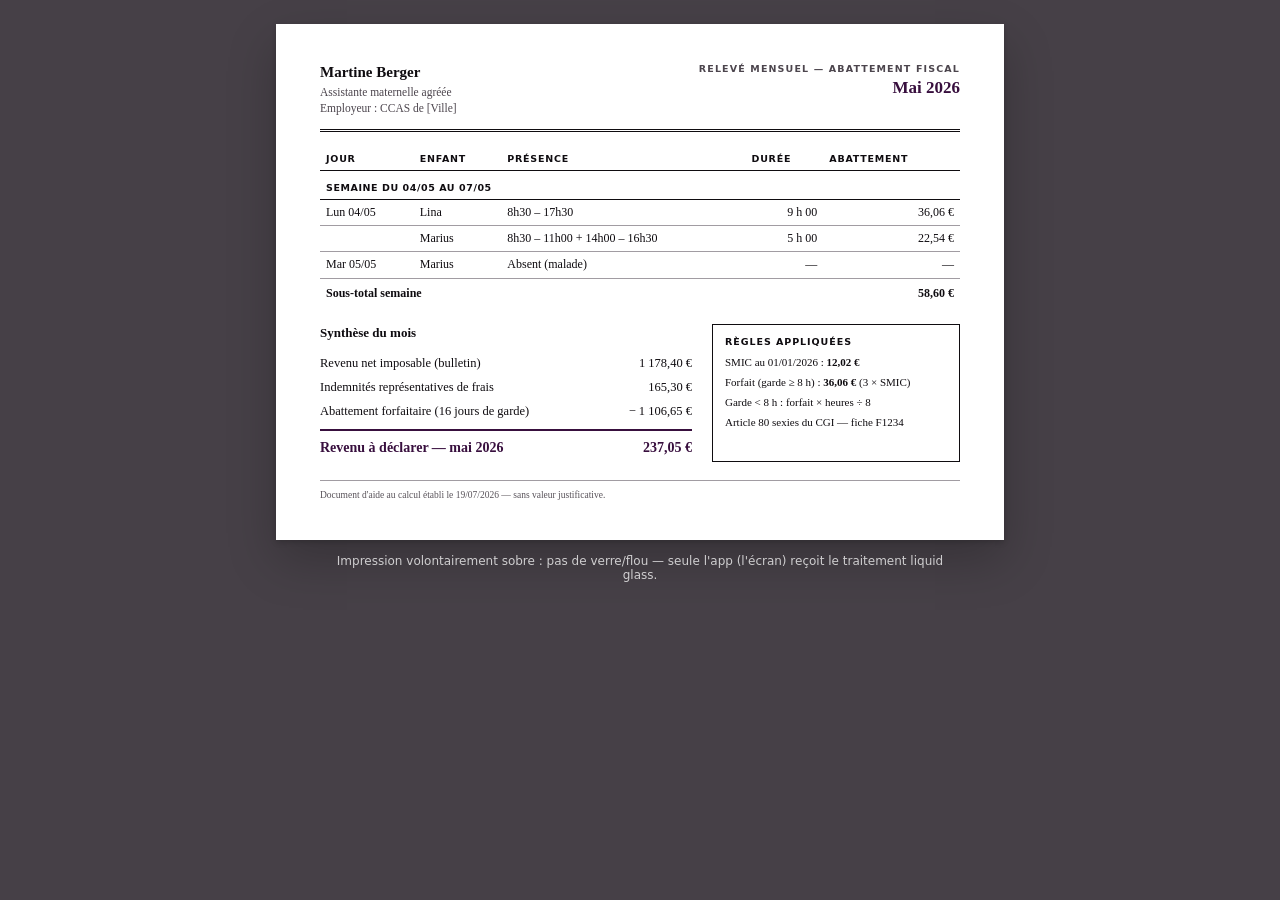
<file: handoff_liquid_glass/references/documents-releve-imprime.html>
<!-- @dsCard group="Documents" name="Relevé imprimé" subtitle="Gabarit PDF : sobre/papier (le liquid glass ne s'applique pas à l'impression)" -->
<!doctype html><html lang="fr"><head><meta charset="utf-8">
<link rel="stylesheet" href="./styles.css">
<style>
body{margin:0;padding:24px;font-family:system-ui,sans-serif;background:oklch(38% .015 var(--hue))}
.sheet{background:#fff;color:oklch(16% .01 var(--hue));max-width:640px;margin:0 auto;padding:38px 44px;box-shadow:0 2px 6px rgba(0,0,0,.18),0 20px 46px rgba(0,0,0,.22);font-family:Charter,Georgia,"Times New Roman",serif;font-size:12.5px;line-height:1.45}
.doc-head{display:flex;justify-content:space-between;gap:20px;border-bottom:3px double currentColor;padding-bottom:12px;margin-bottom:16px}
.doc-who strong{display:block;font-size:15px}
.doc-who span{display:block;font-size:11.5px;color:oklch(40% .015 var(--hue))}
.doc-what{text-align:right}
.doc-type{font-family:system-ui,sans-serif;font-size:9.5px;font-weight:700;letter-spacing:.12em;text-transform:uppercase;color:oklch(40% .015 var(--hue))}
.doc-period{font-size:17px;font-weight:700;color:oklch(var(--l-dark) var(--c-dark) var(--hue))}
.doc-table{width:100%;border-collapse:collapse;font-size:12px}
.doc-table th{border-bottom:1.5px solid currentColor;text-align:left;padding:4px 6px;font-family:system-ui,sans-serif;font-size:9.5px;font-weight:700;letter-spacing:.08em;text-transform:uppercase}
.doc-table td{border-bottom:1px solid oklch(70% .01 var(--hue));padding:4px 6px}
tr.doc-week td{font-family:system-ui,sans-serif;font-size:9.5px;font-weight:700;letter-spacing:.06em;text-transform:uppercase;border-bottom:1px solid currentColor;padding-top:10px}
tr.doc-subtotal td{border-top:1.5px solid currentColor;border-bottom:none;font-weight:700;padding-top:6px}
.r{text-align:right;font-variant-numeric:tabular-nums}
.doc-grid{display:grid;grid-template-columns:1.2fr .8fr;gap:20px;margin-top:18px}
.doc-synth .row{display:flex;justify-content:space-between;padding:3px 0}
.doc-synth .row.final{border-top:2px solid currentColor;margin-top:6px;padding-top:7px;font-weight:700;font-size:14px;color:oklch(var(--l-dark) var(--c-dark) var(--hue))}
.doc-rules{border:1px solid currentColor;padding:10px 12px;font-size:11px}
.doc-rules h4{margin:0 0 6px;font-family:system-ui,sans-serif;font-size:9.5px;font-weight:700;letter-spacing:.1em;text-transform:uppercase}
.doc-rules p{margin:0 0 4px}
.doc-foot{margin-top:18px;padding-top:8px;border-top:1px solid oklch(70% .01 var(--hue));font-size:9.5px;color:oklch(45% .015 var(--hue))}
h3{font-size:13px;margin:0 0 8px}
.note{max-width:640px;margin:14px auto 0;color:#fff;opacity:.75;font-size:12px;text-align:center}
</style></head><body data-palette="prune">
<div class="sheet">
  <div class="doc-head">
    <div class="doc-who"><strong>Martine Berger</strong><span>Assistante maternelle agréée</span><span>Employeur : CCAS de [Ville]</span></div>
    <div class="doc-what"><div class="doc-type">Relevé mensuel — abattement fiscal</div><div class="doc-period">Mai 2026</div></div>
  </div>
  <table class="doc-table">
    <tr><th>Jour</th><th>Enfant</th><th>Présence</th><th class="r">Durée</th><th class="r">Abattement</th></tr>
    <tr class="doc-week"><td colspan="5">Semaine du 04/05 au 07/05</td></tr>
    <tr><td>Lun 04/05</td><td>Lina</td><td>8h30 – 17h30</td><td class="r">9 h 00</td><td class="r">36,06 €</td></tr>
    <tr><td></td><td>Marius</td><td>8h30 – 11h00 + 14h00 – 16h30</td><td class="r">5 h 00</td><td class="r">22,54 €</td></tr>
    <tr><td>Mar 05/05</td><td>Marius</td><td>Absent (malade)</td><td class="r">—</td><td class="r">—</td></tr>
    <tr class="doc-subtotal"><td colspan="4">Sous-total semaine</td><td class="r">58,60 €</td></tr>
  </table>
  <div class="doc-grid">
    <div class="doc-synth"><h3>Synthèse du mois</h3>
      <div class="row"><span>Revenu net imposable (bulletin)</span><span class="r">1 178,40 €</span></div>
      <div class="row"><span>Indemnités représentatives de frais</span><span class="r">165,30 €</span></div>
      <div class="row"><span>Abattement forfaitaire (16 jours de garde)</span><span class="r">− 1 106,65 €</span></div>
      <div class="row final"><span>Revenu à déclarer — mai 2026</span><span class="r">237,05 €</span></div>
    </div>
    <div class="doc-rules"><h4>Règles appliquées</h4>
      <p>SMIC au 01/01/2026 : <strong>12,02 €</strong></p>
      <p>Forfait (garde ≥ 8 h) : <strong>36,06 €</strong> (3 × SMIC)</p>
      <p>Garde &lt; 8 h : forfait × heures ÷ 8</p>
      <p>Article 80 sexies du CGI — fiche F1234</p>
    </div>
  </div>
  <div class="doc-foot">Document d'aide au calcul établi le 19/07/2026 — sans valeur justificative.</div>
</div>
<p class="note">Impression volontairement sobre : pas de verre/flou — seule l'app (l'écran) reçoit le traitement liquid glass.</p>
</body></html>
</file>
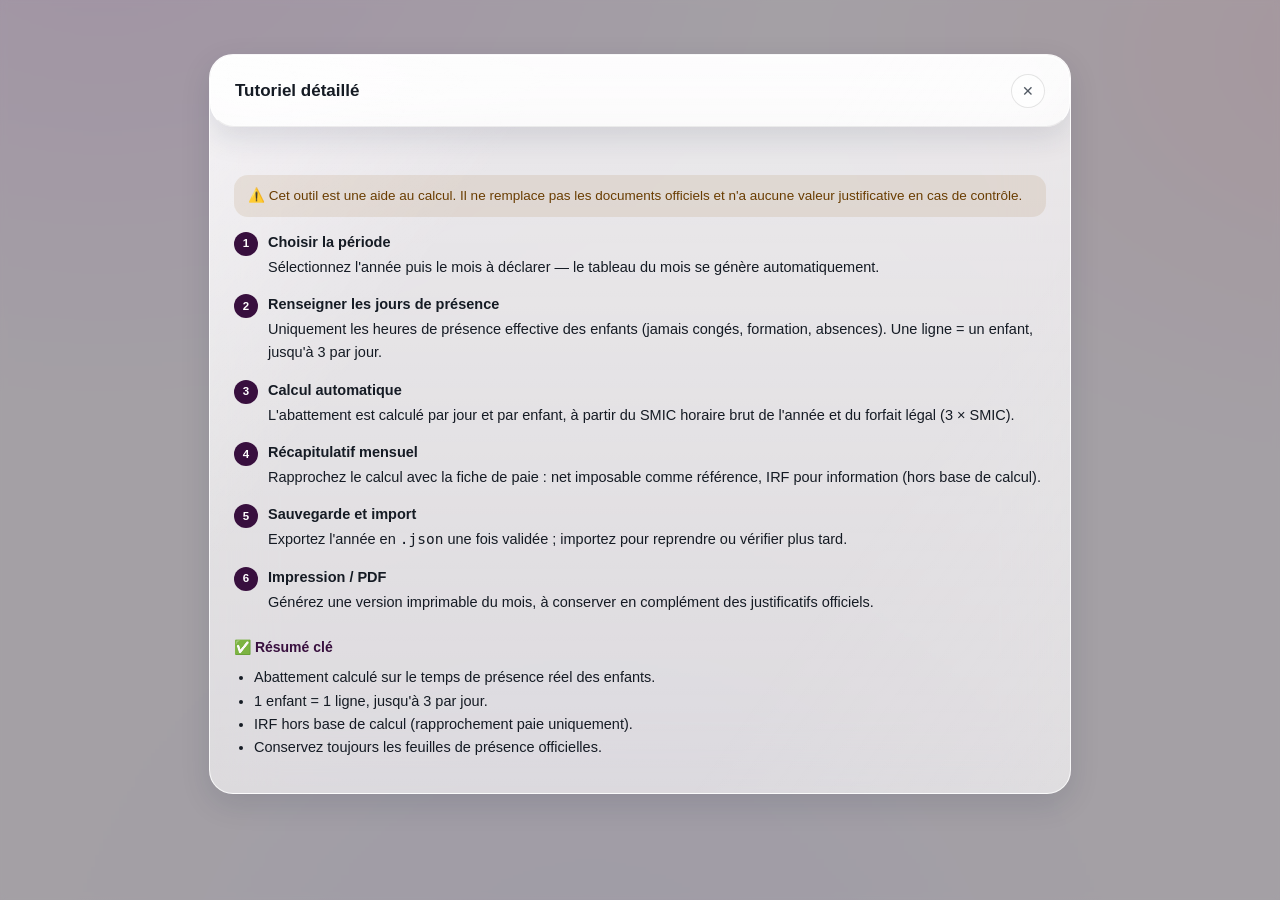
<file: handoff_liquid_glass/references/etats-modale-tutoriel.html>
<!-- @dsCard group="États" name="Modale du tutoriel" subtitle="Overlay + panneau liquid glass, contenu détaillé en iframe" -->
<!doctype html><html lang="fr"><head><meta charset="utf-8"><meta name="viewport" content="width=device-width,initial-scale=1">
<link rel="stylesheet" href="./styles.css">
<style>
body{margin:0;min-height:100vh}
.modal{position:fixed;inset:0;display:flex;align-items:flex-start;justify-content:center;padding:6vh 20px}
.overlay{position:absolute;inset:0;background:oklch(20% .02 var(--hue) / .38);backdrop-filter:blur(3px)}
.panel{position:relative;width:min(860px,100%);max-height:88vh;overflow:auto;padding:0}
.head{position:sticky;top:0;display:flex;align-items:center;justify-content:space-between;gap:12px;padding:18px 24px;border-bottom:1px solid oklch(0% 0 0 / .07);background:inherit}
.head h2{margin:0;font-size:17px}
.close{width:34px;height:34px;border-radius:999px;border:.5px solid oklch(0% 0 0 / .1);background:oklch(100% 0 0 / .6);color:var(--muted);cursor:pointer;display:flex;align-items:center;justify-content:center;font-size:14px}
.content{padding:36px 24px 28px;color:var(--ink);font-size:14.5px;line-height:1.6}
.content h3{font-size:14px;margin:22px 0 8px;color:oklch(var(--l-dark) var(--c-dark) var(--hue))}
.content h3:first-child{margin-top:0}
.content ul{margin:6px 0;padding-left:20px}
.content p{margin:6px 0}
.warn{border-radius:14px;padding:10px 14px;background:oklch(48% .12 70 / .1);color:oklch(40% .1 70);font-size:13.5px;margin:12px 0}
.step{display:flex;gap:10px;align-items:flex-start;margin:14px 0}
.step .n{flex:0 0 auto;width:24px;height:24px;border-radius:999px;background:oklch(var(--l-dark) var(--c-dark) var(--hue));color:#fff;font-size:11.5px;font-weight:800;display:flex;align-items:center;justify-content:center;margin-top:1px}
.step div{flex:1}
.step strong{display:block;font-size:14.5px;margin-bottom:2px}
</style></head>
<body data-palette="prune" data-intensity="medium">
<div class="modal">
  <div class="overlay"></div>
  <div class="panel glass-strong">
    <div class="head glass-strong">
      <h2>Tutoriel détaillé</h2>
      <button class="close">✕</button>
    </div>
    <div class="content">
      <div class="warn">⚠️ Cet outil est une aide au calcul. Il ne remplace pas les documents officiels et n'a aucune valeur justificative en cas de contrôle.</div>

      <div class="step"><span class="n">1</span><div><strong>Choisir la période</strong>Sélectionnez l'année puis le mois à déclarer — le tableau du mois se génère automatiquement.</div></div>
      <div class="step"><span class="n">2</span><div><strong>Renseigner les jours de présence</strong>Uniquement les heures de présence effective des enfants (jamais congés, formation, absences). Une ligne = un enfant, jusqu'à 3 par jour.</div></div>
      <div class="step"><span class="n">3</span><div><strong>Calcul automatique</strong>L'abattement est calculé par jour et par enfant, à partir du SMIC horaire brut de l'année et du forfait légal (3 × SMIC).</div></div>
      <div class="step"><span class="n">4</span><div><strong>Récapitulatif mensuel</strong>Rapprochez le calcul avec la fiche de paie : net imposable comme référence, IRF pour information (hors base de calcul).</div></div>
      <div class="step"><span class="n">5</span><div><strong>Sauvegarde et import</strong>Exportez l'année en <code>.json</code> une fois validée ; importez pour reprendre ou vérifier plus tard.</div></div>
      <div class="step"><span class="n">6</span><div><strong>Impression / PDF</strong>Générez une version imprimable du mois, à conserver en complément des justificatifs officiels.</div></div>

      <h3>✅ Résumé clé</h3>
      <ul>
        <li>Abattement calculé sur le temps de présence réel des enfants.</li>
        <li>1 enfant = 1 ligne, jusqu'à 3 par jour.</li>
        <li>IRF hors base de calcul (rapprochement paie uniquement).</li>
        <li>Conservez toujours les feuilles de présence officielles.</li>
      </ul>
    </div>
  </div>
</div>
</body></html>
</file>
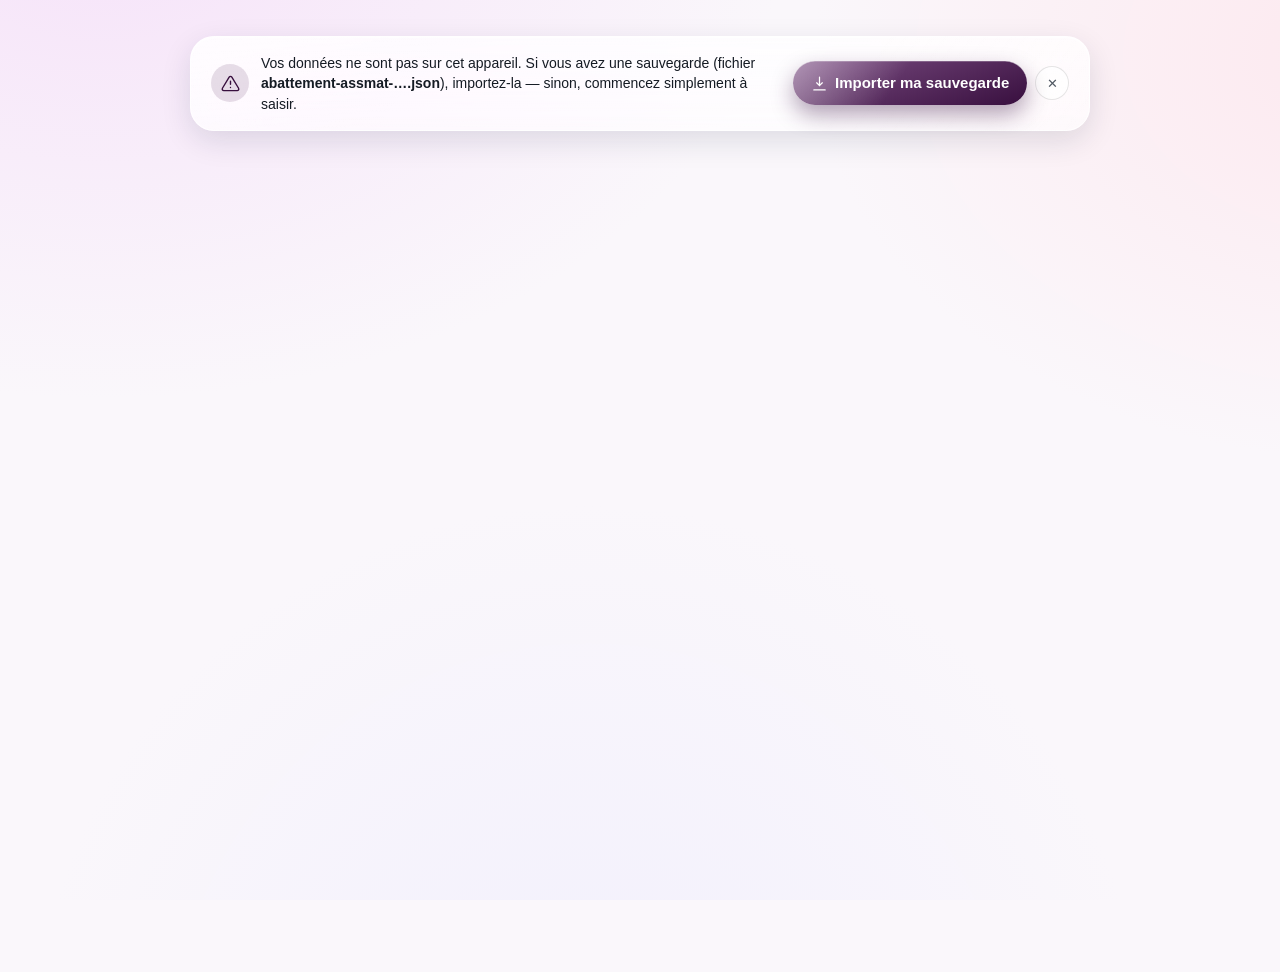
<file: handoff_liquid_glass/references/etats-restauration.html>
<!-- @dsCard group="États" name="Restauration" subtitle="Bannière au démarrage sur un appareil sans données — liquid glass" -->
<!doctype html><html lang="fr"><head><meta charset="utf-8"><meta name="viewport" content="width=device-width,initial-scale=1">
<link rel="stylesheet" href="./styles.css">
<style>
body{margin:0;padding:36px 20px;min-height:100vh}
.wrap{max-width:900px;margin:0 auto}
.banner{display:flex;align-items:center;gap:16px;flex-wrap:wrap;padding:16px 20px;justify-content:space-between}
.banner .msg{display:flex;align-items:center;gap:12px;flex:1 1 320px;min-width:0}
.banner .ic{flex:0 0 auto;width:38px;height:38px;border-radius:999px;background:oklch(var(--l-accent) var(--c-accent) var(--hue) / .16);color:oklch(var(--l-dark) var(--c-dark) var(--hue));display:flex;align-items:center;justify-content:center}
.banner .ic svg{width:19px;height:19px}
.banner p{margin:0;font-size:14px;color:var(--ink);line-height:1.45}
.banner .actions{display:inline-flex;align-items:center;gap:8px;flex:0 0 auto}
.close{width:34px;height:34px;border-radius:999px;border:.5px solid oklch(0% 0 0 / .1);background:oklch(100% 0 0 / .6);color:var(--muted);font-size:13px;cursor:pointer;display:flex;align-items:center;justify-content:center}
</style></head>
<body data-palette="prune" data-intensity="medium">
<div class="wrap">
  <div class="banner glass-strong">
    <div class="msg">
      <span class="ic"><svg viewBox="0 0 24 24" fill="none" stroke="currentColor" stroke-width="1.75" stroke-linecap="round" stroke-linejoin="round"><path d="M12 9v4M12 17h.01"/><path d="M10.3 3.9 1.8 18a2 2 0 0 0 1.7 3h17a2 2 0 0 0 1.7-3L13.7 3.9a2 2 0 0 0-3.4 0z"/></svg></span>
      <p>Vos données ne sont pas sur cet appareil. Si vous avez une sauvegarde (fichier <strong>abattement-assmat-….json</strong>), importez-la — sinon, commencez simplement à saisir.</p>
    </div>
    <span class="actions">
      <button class="btn btn-primary"><svg viewBox="0 0 24 24" fill="none" stroke="currentColor" stroke-width="1.75" stroke-linecap="round" stroke-linejoin="round"><path d="M12 3v12m0 0-4-4m4 4 4-4M4 21h16"/></svg>Importer ma sauvegarde</button>
      <button class="close">✕</button>
    </span>
  </div>
</div>
</body></html>
</file>
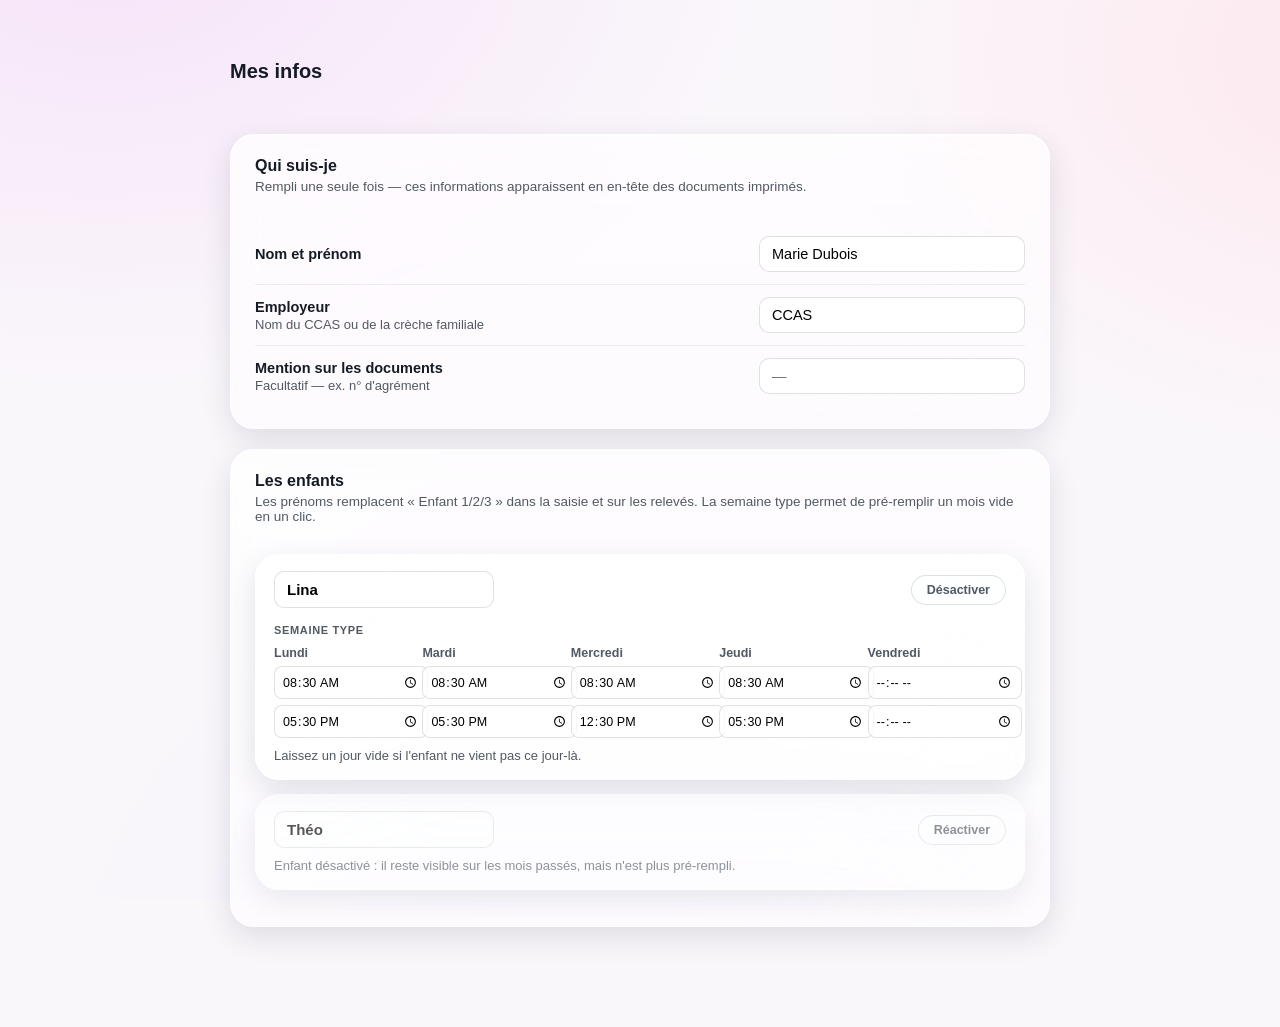
<file: handoff_liquid_glass/references/infos-onglet-mes-infos.html>
<!-- @dsCard group="Aperçu" viewport="1000x1200" name="Onglet Mes infos" subtitle="Identité + enfants + semaine type — liquid glass" -->
<!doctype html><html lang="fr"><head><meta charset="utf-8"><meta name="viewport" content="width=device-width,initial-scale=1">
<link rel="stylesheet" href="./styles.css">
<style>
body{margin:0;min-height:100vh;font-size:16px}
.wrap{max-width:820px;margin:0 auto;padding:56px 20px 80px}
.h1title{margin:0 0 48px;font-size:20px;font-weight:700;line-height:1.5}
.card{padding:22px 24px;margin-bottom:20px}
.card h2{margin:0 0 4px;font-size:16px}
.card .sub{margin:0 0 30px;color:var(--muted);font-size:13.5px}
.row{display:flex;justify-content:space-between;align-items:center;gap:16px;padding:12px 0;border-bottom:1px solid oklch(0% 0 0 / .06)}
.row:last-child{border-bottom:none}
.row label{font-weight:700;font-size:14.5px}
.row .h{display:block;font-weight:400;color:var(--muted);font-size:13px;margin-top:2px}
.row input{min-width:240px;text-align:left;font:inherit;font-size:14.5px;padding:9px 12px;border:1px solid oklch(0% 0 0 / .12);border-radius:10px;background:oklch(100% 0 0 / .7)}

.child{padding:16px 18px;margin-bottom:14px}
.child.off{opacity:.65}
.chead{display:flex;justify-content:space-between;align-items:center;gap:12px}
.cname{font:inherit;font-weight:700;font-size:15px;padding:9px 12px;border:1px solid oklch(0% 0 0 / .12);border-radius:10px;background:oklch(100% 0 0 / .7);min-width:180px}
.toggle{border:1px solid oklch(0% 0 0 / .12);background:oklch(100% 0 0 / .5);color:var(--muted);border-radius:999px;padding:7px 15px;font-size:12.5px;font-weight:700;cursor:pointer}
.wt{margin-top:16px}
.wt-title{font-size:11px;font-weight:700;letter-spacing:.06em;text-transform:uppercase;color:var(--muted);margin-bottom:10px}
.grid{display:grid;grid-template-columns:repeat(5,1fr);gap:10px}
.day{display:flex;flex-direction:column;gap:6px}
.day b{font-size:12.5px;font-weight:700;color:var(--muted)}
.day input{font:inherit;font-size:12.5px;padding:6px 7px;border:1px solid oklch(0% 0 0 / .12);border-radius:8px;background:oklch(100% 0 0 / .7);width:100%}
.hint{color:var(--muted);font-size:13px;margin:10px 0 0}

@media (max-width:640px){
  .grid{grid-template-columns:repeat(2,1fr)}
  .row{flex-direction:column;align-items:stretch}
  .row input{min-width:0;width:100%}
}
</style></head>
<body data-palette="prune" data-intensity="medium">
<div class="wrap">
  <div class="h1title">Mes infos</div>

  <div class="card glass">
    <h2>Qui suis-je</h2>
    <p class="sub">Rempli une seule fois — ces informations apparaissent en en-tête des documents imprimés.</p>
    <div class="row"><label>Nom et prénom</label><input value="Marie Dubois"></div>
    <div class="row"><label>Employeur<span class="h">Nom du CCAS ou de la crèche familiale</span></label><input value="CCAS"></div>
    <div class="row"><label>Mention sur les documents<span class="h">Facultatif — ex. n° d'agrément</span></label><input placeholder="—"></div>
  </div>

  <div class="card glass">
    <h2>Les enfants</h2>
    <p class="sub">Les prénoms remplacent « Enfant 1/2/3 » dans la saisie et sur les relevés. La semaine type permet de pré-remplir un mois vide en un clic.</p>

    <div class="child glass-strong">
      <div class="chead"><input class="cname" value="Lina"><button class="toggle">Désactiver</button></div>
      <div class="wt">
        <div class="wt-title">Semaine type</div>
        <div class="grid">
          <div class="day"><b>Lundi</b><input type="time" value="08:30"><input type="time" value="17:30"></div>
          <div class="day"><b>Mardi</b><input type="time" value="08:30"><input type="time" value="17:30"></div>
          <div class="day"><b>Mercredi</b><input type="time" value="08:30"><input type="time" value="12:30"></div>
          <div class="day"><b>Jeudi</b><input type="time" value="08:30"><input type="time" value="17:30"></div>
          <div class="day"><b>Vendredi</b><input type="time"><input type="time"></div>
        </div>
        <p class="hint">Laissez un jour vide si l'enfant ne vient pas ce jour-là.</p>
      </div>
    </div>

    <div class="child glass off">
      <div class="chead"><input class="cname" value="Théo"><button class="toggle">Réactiver</button></div>
      <p class="hint">Enfant désactivé : il reste visible sur les mois passés, mais n'est plus pré-rempli.</p>
    </div>
  </div>
</div>
</body></html>
</file>
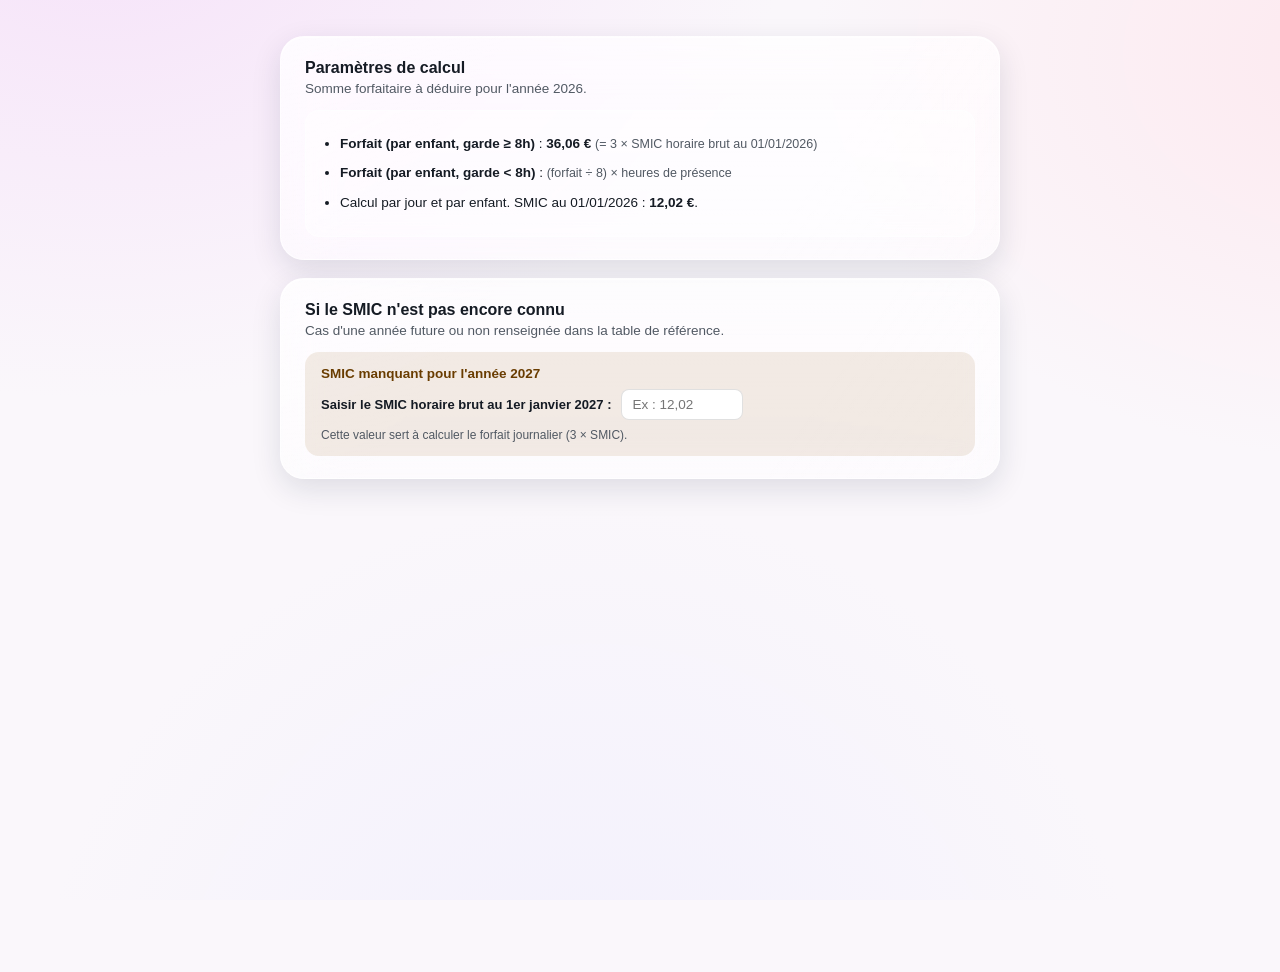
<file: handoff_liquid_glass/references/saisie-parametres-smic.html>
<!-- @dsCard group="Saisie" name="Paramètres SMIC" subtitle="Forfait, formule prorata, SMIC de référence — liquid glass" -->
<!doctype html><html lang="fr"><head><meta charset="utf-8"><meta name="viewport" content="width=device-width,initial-scale=1">
<link rel="stylesheet" href="./styles.css">
<style>
body{margin:0;padding:36px 20px;min-height:100vh}
.wrap{max-width:720px;margin:0 auto}
.card{padding:22px 24px;margin-bottom:18px}
.card h2{margin:0 0 4px;font-size:16px}
.card .sub{margin:0 0 14px;color:var(--muted);font-size:13.5px}
.recap{border-radius:14px;padding:14px 16px;background:oklch(100% 0 0 / .4);border:.5px solid oklch(100% 0 0 / .5)}
.recap ul{margin:0;padding-left:18px}
.recap li{margin:9px 0;font-size:13.5px;line-height:1.5}
.recap li .hint{color:var(--muted);font-size:12.5px}
code{font-family:ui-monospace,SFMono-Regular,Menlo,monospace;font-size:12px;padding:2px 7px;border-radius:8px;background:oklch(100% 0 0 / .7);border:1px solid oklch(0% 0 0 / .1)}
.missing{margin-top:14px;border-radius:14px;padding:14px 16px;background:oklch(48% .12 70 / .1)}
.missing .t{font-weight:700;font-size:13.5px;color:oklch(40% .1 70)}
.missing .row{display:flex;align-items:center;gap:10px;flex-wrap:wrap;margin-top:8px}
.missing input{font:inherit;font-size:13.5px;padding:7px 10px;border:1px solid oklch(0% 0 0 / .12);border-radius:8px;background:#fff;width:100px}
.missing label{font-size:13px;font-weight:600}
.missing .h{color:var(--muted);font-size:12px}
</style></head>
<body data-palette="prune" data-intensity="medium">
<div class="wrap">
  <div class="card glass">
    <h2>Paramètres de calcul</h2>
    <p class="sub">Somme forfaitaire à déduire pour l'année 2026.</p>
    <div class="recap">
      <ul>
        <li><strong>Forfait (par enfant, garde ≥ 8h)</strong> : <strong>36,06 €</strong> <span class="hint">(= 3 × SMIC horaire brut au 01/01/2026)</span></li>
        <li><strong>Forfait (par enfant, garde &lt; 8h)</strong> : <span class="hint">(forfait ÷ 8) × heures de présence</span></li>
        <li class="hint">Calcul par jour et par enfant. SMIC au 01/01/2026 : <strong>12,02 €</strong>.</li>
      </ul>
    </div>
  </div>

  <div class="card glass">
    <h2>Si le SMIC n'est pas encore connu</h2>
    <p class="sub">Cas d'une année future ou non renseignée dans la table de référence.</p>
    <div class="missing">
      <div class="t">SMIC manquant pour l'année 2027</div>
      <div class="row">
        <label for="smic">Saisir le SMIC horaire brut au 1er janvier 2027 :</label>
        <input id="smic" placeholder="Ex : 12,02">
      </div>
      <p class="h" style="margin:8px 0 0">Cette valeur sert à calculer le forfait journalier (3 × SMIC).</p>
    </div>
  </div>
</div>
</body></html>
</file>
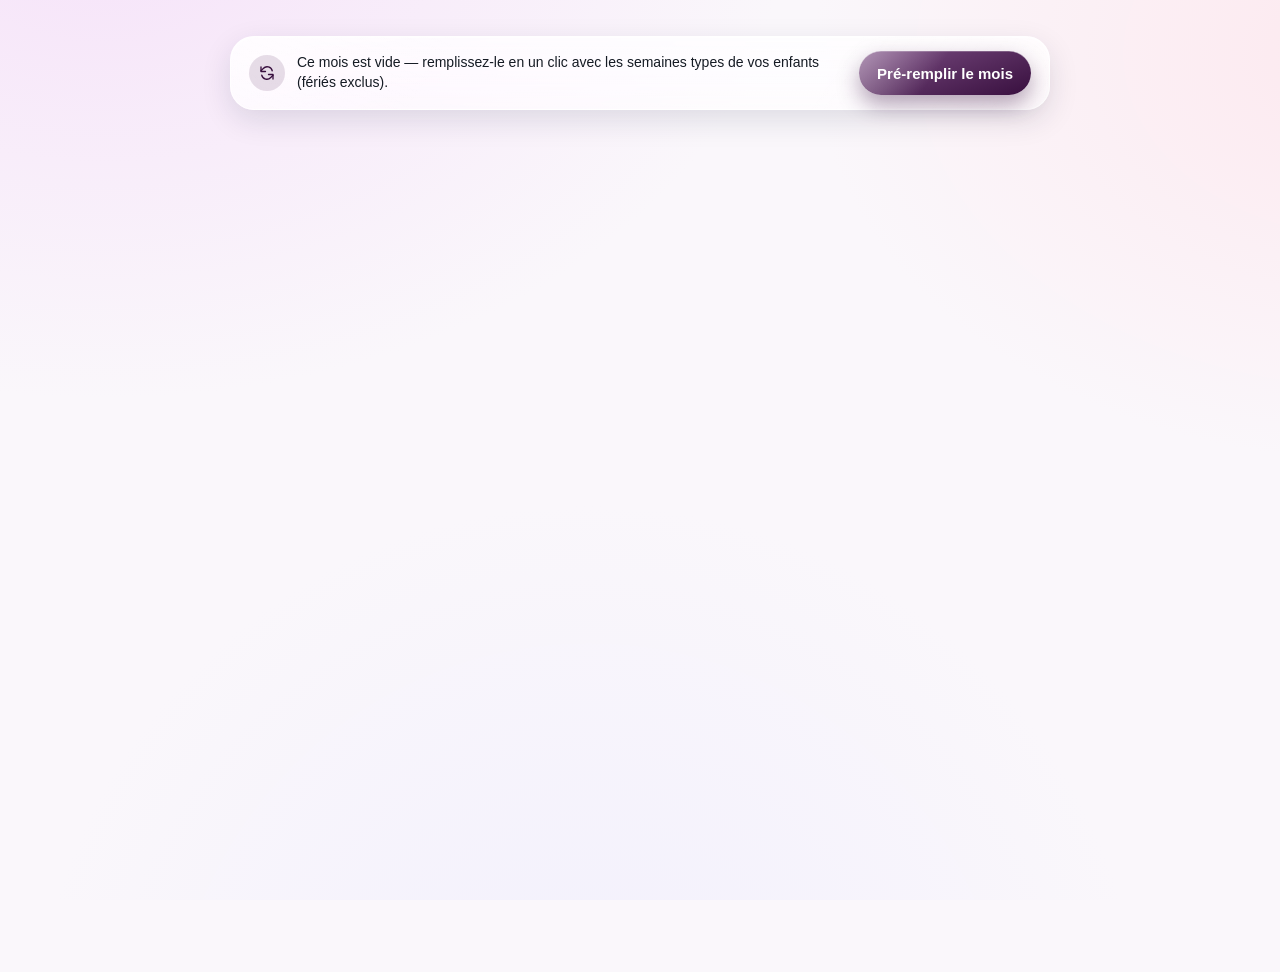
<file: handoff_liquid_glass/references/saisie-pre-remplissage.html>
<!-- @dsCard group="Saisie" name="Pré-remplissage" subtitle="Bandeau proposé sur un mois vide (jamais automatique) — liquid glass" -->
<!doctype html><html lang="fr"><head><meta charset="utf-8"><meta name="viewport" content="width=device-width,initial-scale=1">
<link rel="stylesheet" href="./styles.css">
<style>
body{margin:0;padding:36px 20px;min-height:100vh}
.wrap{max-width:820px;margin:0 auto}
.banner{display:flex;align-items:center;gap:14px;flex-wrap:wrap;justify-content:space-between;padding:14px 18px}
.msg{display:flex;align-items:center;gap:12px;flex:1 1 320px;min-width:0}
.ic{flex:0 0 auto;width:36px;height:36px;border-radius:999px;background:oklch(var(--l-accent) var(--c-accent) var(--hue) / .16);color:oklch(var(--l-dark) var(--c-dark) var(--hue));display:flex;align-items:center;justify-content:center}
.ic svg{width:18px;height:18px}
.banner p{margin:0;font-size:14px;color:var(--ink);line-height:1.4}
</style></head>
<body data-palette="prune" data-intensity="medium">
<div class="wrap">
  <div class="banner glass-strong">
    <div class="msg">
      <span class="ic"><svg viewBox="0 0 24 24" fill="none" stroke="currentColor" stroke-width="1.75" stroke-linecap="round" stroke-linejoin="round"><path d="M4 4v6h6M20 20v-6h-6"/><path d="M5 15a7 7 0 0 0 12 3l3-3M19 9a7 7 0 0 0-12-3L4 9"/></svg></span>
      <p>Ce mois est vide — remplissez-le en un clic avec les semaines types de vos enfants (fériés exclus).</p>
    </div>
    <button class="btn btn-primary">Pré-remplir le mois</button>
  </div>
</div>
</body></html>
</file>
<file: app/styles/00-vars-base.css>
/* ============================================================================
   00-vars-base.css — Couleurs, textes et composants communs
   ----------------------------------------------------------------------------
   Refonte « calendrier » (lot 12, maquette validée le 2026-09-29) : teinte
   Prune (--hue 322) sur fonds OPAQUES — plus de verre ni de flou (lisibilité,
   sobriété). Mode sombre automatique (réglage du téléphone / de l'ordinateur).
   Règle : aucune couleur en dur dans les autres feuilles — uniquement ces
   jetons et ces composants (.card, .btn, .btn-primary, .btn-quiet, .chip…).
   ========================================================================== */

:root{
  --hue: 322;
  --bg: oklch(97.4% .008 var(--hue));
  --surface: oklch(100% 0 0);
  --surface-2: oklch(95.8% .013 var(--hue));
  --ink: oklch(24% .025 var(--hue));
  --muted: oklch(46% .02 var(--hue));
  --line: oklch(88.5% .014 var(--hue));
  --accent: oklch(43% .11 var(--hue));
  --accent-ink: oklch(99% 0 0);
  --accent-soft: oklch(93.5% .035 var(--hue));
  --ok: oklch(46% .12 152);
  --ok-soft: oklch(94.5% .04 152);
  --warn: oklch(50% .13 60);
  --warn-soft: oklch(95.5% .045 75);
  --off: oklch(91.5% .006 var(--hue));
  --scrim: oklch(15% .02 var(--hue) / .45);
  --shadow: 0 1px 2px oklch(20% .02 var(--hue) / .06), 0 8px 24px oklch(20% .02 var(--hue) / .07);
  --shadow-lg: 0 20px 60px oklch(10% .02 var(--hue) / .35);
  --font: -apple-system, BlinkMacSystemFont, "Segoe UI", Roboto, "Helvetica Neue", Arial, sans-serif;
  --r: 16px;
  --r-sm: 10px;
  --maxw: 1180px;
  color-scheme: light;
}
@media (prefers-color-scheme: dark){
  :root{
    --bg: oklch(18.5% .015 var(--hue)); --surface: oklch(23.5% .018 var(--hue)); --surface-2: oklch(27.5% .02 var(--hue));
    --ink: oklch(94% .01 var(--hue)); --muted: oklch(73% .02 var(--hue)); --line: oklch(34% .02 var(--hue));
    --accent: oklch(76% .11 var(--hue)); --accent-ink: oklch(20% .03 var(--hue)); --accent-soft: oklch(33% .06 var(--hue));
    --ok: oklch(78% .13 152); --ok-soft: oklch(30% .05 152); --warn: oklch(82% .12 75); --warn-soft: oklch(32% .05 75);
    --off: oklch(28% .01 var(--hue)); --scrim: oklch(5% .01 var(--hue) / .6);
    --shadow: 0 1px 2px oklch(0% 0 0 / .3), 0 8px 24px oklch(0% 0 0 / .25);
    color-scheme: dark;
  }
}

*{ box-sizing: border-box; }
/* L'attribut `hidden` gagne toujours, même sur un composant qui fixe son display. */
[hidden]{ display: none !important; }

html, body{ margin: 0; padding: 0; }
body{ background: var(--bg); color: var(--ink); font-family: var(--font); font-size: 17px; line-height: 1.45; }
button, input, select{ font: inherit; color: inherit; }
button{ cursor: pointer; }
p{ margin: 0; }
h2{ margin: 0; font-size: 22px; line-height: 1.2; text-wrap: balance; }
h3{ margin: 0; font-size: 18px; line-height: 1.3; }
:is(button, input, select, summary, [tabindex]):focus-visible{ outline: 3px solid var(--accent); outline-offset: 2px; }

.num{ font-variant-numeric: tabular-nums; }
.muted{ color: var(--muted); }
.small{ font-size: 15px; }
.row{ display: flex; flex-wrap: wrap; gap: 8px; align-items: center; }
.big{ font-size: 30px; font-weight: 800; line-height: 1.1; }
.eyebrow{ font-size: 13px; font-weight: 700; letter-spacing: .06em; text-transform: uppercase; color: var(--muted); }
svg.i{ width: 20px; height: 20px; flex: 0 0 auto; }

.card{ background: var(--surface); border: 1px solid var(--line); border-radius: var(--r); padding: 18px; box-shadow: var(--shadow); min-width: 0; display: grid; gap: 10px; align-content: start; }
.card.banner{ background: var(--warn-soft); border-color: transparent; }

/* --- Boutons --------------------------------------------------------------- */
.btn{ display: inline-flex; align-items: center; justify-content: center; gap: 8px; min-height: 44px; padding: 0 18px; border-radius: 999px; border: 1px solid var(--line); background: var(--surface); font-weight: 650; font-size: 16px; text-align: center; }
.btn:hover{ background: var(--surface-2); }
.btn svg{ width: 18px; height: 18px; flex: 0 0 auto; }
.btn-primary{ background: var(--accent); color: var(--accent-ink); border-color: transparent; }
.btn-primary:hover{ background: var(--accent); filter: brightness(1.08); }
.btn[disabled]{ opacity: .45; cursor: not-allowed; }
.btn-danger{ background: var(--warn); color: var(--accent-ink); border-color: transparent; }
.btn-danger:hover{ background: var(--warn); filter: brightness(1.08); }
.btn-quiet{ border: 0; background: transparent; color: var(--accent); padding: 0 8px; min-height: 36px; }
.btn-quiet:hover{ background: var(--accent-soft); }
.btn-big{ min-height: 56px; font-size: 18px; padding: 0 26px; }
.link{ border: 0; background: transparent; color: var(--muted); font-size: 15px; text-decoration: underline; padding: 4px; }

/* --- Pastilles d'état ------------------------------------------------------ */
.chip{ display: inline-flex; align-items: center; gap: 6px; border-radius: 999px; padding: 4px 11px; font-size: 14px; font-weight: 700; white-space: nowrap; }
.chip.done{ background: var(--ok-soft); color: var(--ok); }
.chip.check, .chip.pay, .chip.ready{ background: var(--warn-soft); color: var(--warn); }
.chip.empty, .chip.future{ background: var(--surface-2); color: var(--muted); }

/* --- Champs ---------------------------------------------------------------- */
input[type="time"], input[type="date"], input[type="text"], select{ border: 1px solid var(--line); border-radius: var(--r-sm); padding: 8px 10px; background: var(--surface); font-size: 17px; min-width: 0; }
.field{ display: grid; gap: 4px; }
.field label, .field .lbl{ font-weight: 650; font-size: 15px; }
.field .help{ font-size: 14px; color: var(--muted); }
.fields{ display: grid; grid-template-columns: repeat(auto-fit, minmax(170px, 1fr)); gap: 10px; }
.fields input{ width: 100%; }
.check{ display: flex; gap: 10px; align-items: flex-start; font-size: 16px; }
.check input{ width: 20px; height: 20px; margin-top: 2px; accent-color: var(--accent); flex: 0 0 auto; }
.money{ display: flex; align-items: center; border: 1px solid var(--line); border-radius: var(--r-sm); background: var(--surface); padding: 0 12px; }
.money input{ border: 0; background: transparent; padding: 10px 0; width: 100%; min-width: 0; font-size: 17px; outline: none; }
.money:focus-within{ outline: 3px solid var(--accent); outline-offset: 1px; }
.money span{ white-space: nowrap; color: var(--muted); }
.parsed{ font-size: 14px; color: var(--ok); font-weight: 600; min-height: 1.2em; }
.parsed.err{ color: var(--warn); }

dl.kv{ display: grid; grid-template-columns: minmax(0, 1fr) auto; gap: 6px 12px; margin: 0; font-size: 15px; }
dl.kv dt{ color: var(--muted); }
dl.kv dd{ margin: 0; font-weight: 650; text-align: right; }

.sr-only{ position: absolute !important; width: 1px !important; height: 1px !important; padding: 0 !important; margin: -1px !important; overflow: hidden !important; clip: rect(0, 0, 0, 0) !important; white-space: nowrap !important; border: 0 !important; }
</file>
<file: app/styles/10-shell.css>
/* ============================================================================
   10-shell.css — En-tête, 4 onglets, zone principale
   ----------------------------------------------------------------------------
   Ordinateur : onglets en haut. iPhone (≤ 640 px) : onglets en bas, fixés,
   au-dessus de la barre d'accueil (safe-area).
   ========================================================================== */

.top{ position: sticky; top: 0; z-index: 20; display: flex; align-items: center; gap: 16px; padding: 12px 20px; padding-top: calc(12px + env(safe-area-inset-top, 0px)); border-bottom: 1px solid var(--line); background: var(--surface); flex-wrap: wrap; }
.brand{ display: inline-flex; align-items: center; gap: 8px; font-weight: 800; font-size: 18px; margin-right: auto; }
.brand img{ width: 30px; height: 30px; flex: 0 0 auto; }
.tabs{ display: flex; gap: 4px; background: var(--surface-2); padding: 4px; border-radius: 999px; flex-wrap: wrap; }
.tabs button{ display: inline-flex; align-items: center; gap: 7px; border: 0; background: transparent; padding: 8px 14px; border-radius: 999px; font-weight: 650; font-size: 16px; color: var(--muted); }
.tabs button[aria-current="page"]{ background: var(--accent); color: var(--accent-ink); }
.top-actions{ display: flex; align-items: center; gap: 8px; }

.backup{ display: inline-flex; align-items: center; gap: 6px; font-size: 14px; font-weight: 600; color: var(--ok); background: var(--ok-soft); border: 0; border-radius: 999px; padding: 6px 12px; min-height: 36px; }
.backup svg{ width: 16px; height: 16px; flex: 0 0 auto; }
.backup.is-warn{ color: var(--warn); background: var(--warn-soft); }
.backup .lbl-phone{ display: none; }
.help-btn{ width: 36px; height: 36px; border-radius: 50%; border: 1px solid var(--line); background: var(--surface); font-weight: 800; color: var(--accent); }

main{ max-width: var(--maxw); margin: 0 auto; padding: 20px; display: grid; gap: 18px; align-content: start; }
.bottomtabs{ display: none; }

.footer-note{ max-width: var(--maxw); margin: 0 auto; padding: 8px 20px 28px; color: var(--muted); font-size: 13px; }
/* Mise en route, vérification du mois : plein écran, sans les onglets. */
body.is-focus .top .tabs, body.is-focus .bottomtabs{ display: none; }

@media (max-width: 640px){
  .top{ padding: 10px 14px; padding-top: calc(10px + env(safe-area-inset-top, 0px)); gap: 10px; }
  .top .tabs{ display: none; }
  .backup .lbl{ display: none; }
  .backup .lbl-phone{ display: inline; font-size: 13px; }
  main{ padding: 14px 12px calc(96px + env(safe-area-inset-bottom, 0px)); gap: 14px; }
  .card{ padding: 14px; }
  h2{ font-size: 21px; }
  .footer-note{ display: none; }
  .bottomtabs{ display: grid; grid-template-columns: repeat(4, 1fr); position: fixed; left: 0; right: 0; bottom: 0; z-index: 20; background: var(--surface); border-top: 1px solid var(--line); padding: 6px 4px calc(6px + env(safe-area-inset-bottom, 0px)); }
  .bottomtabs button{ border: 0; background: transparent; display: grid; justify-items: center; gap: 2px; padding: 6px 2px; font-size: 12.5px; font-weight: 650; color: var(--muted); border-radius: 10px; }
  .bottomtabs button svg{ width: 24px; height: 24px; }
  .bottomtabs button[aria-current="page"]{ color: var(--accent); }
  body.is-focus main{ padding-bottom: calc(16px + env(safe-area-inset-bottom, 0px)); }
}
</file>
<file: app/styles/20-calendar.css>
/* ============================================================================
   20-calendar.css — Mon mois : calendrier (lundi → vendredi + samedis saisis)
   ----------------------------------------------------------------------------
   Chaque jour montre ce qui diffère des horaires habituels. Sur iPhone, les
   prénoms deviennent des pastilles d'initiales.
   ========================================================================== */

.month-layout{ display: grid; grid-template-columns: minmax(0, 1fr) 340px; gap: 18px; align-items: start; }
.month-head{ display: flex; align-items: center; gap: 10px; flex-wrap: wrap; }
.month-head h2{ min-width: 0; }
.month-head .chip{ margin-left: auto; }
.nav-btn{ width: 44px; height: 44px; border-radius: 50%; border: 1px solid var(--line); background: var(--surface); display: inline-grid; place-items: center; }
.nav-btn svg{ width: 20px; height: 20px; }
.nav-btn[disabled]{ opacity: .35; cursor: not-allowed; }

.legend{ display: flex; flex-wrap: wrap; gap: 6px 16px; font-size: 14px; color: var(--muted); }
.legend span{ display: inline-flex; align-items: center; gap: 6px; }
.sw{ width: 14px; height: 14px; border-radius: 4px; border: 1px solid var(--line); background: var(--surface); display: inline-block; }
.sw.mod{ border: 2px solid var(--accent); }
.sw.pt{ background: var(--ok-soft); border-color: var(--ok); }
.sw.off{ background: repeating-linear-gradient(135deg, var(--off) 0 3px, var(--surface) 3px 6px); }
.sw.fer{ background: var(--warn-soft); }

.dow{ display: grid; grid-template-columns: repeat(5, minmax(0, 1fr)); gap: 8px; font-size: 14px; font-weight: 700; color: var(--muted); text-transform: uppercase; letter-spacing: .05em; padding: 4px 2px 0; }
.week{ display: grid; gap: 6px; }
.week-head{ display: flex; align-items: center; justify-content: space-between; gap: 8px; font-size: 15px; color: var(--muted); min-height: 36px; }
.week-head b{ color: var(--ink); font-weight: 650; }
.short{ display: none; }
.days{ display: grid; grid-template-columns: repeat(5, minmax(0, 1fr)); gap: 8px; }

.day{ text-align: left; border: 1px solid var(--line); background: var(--surface); border-radius: 12px; padding: 8px 10px 10px; min-height: 92px; display: flex; flex-direction: column; gap: 3px; min-width: 0; }
.day:hover{ border-color: var(--accent); }
.day .n{ font-weight: 800; font-size: 18px; display: flex; align-items: center; gap: 6px; flex-wrap: wrap; }
.tag{ font-size: 12.5px; font-weight: 700; color: var(--accent); background: var(--accent-soft); border-radius: 6px; padding: 1px 6px; }
.tag.pt{ color: var(--ok); background: var(--ok-soft); }
.tag.now{ color: var(--warn); background: var(--warn-soft); }
.tag.plan{ color: var(--muted); background: var(--surface-2); }
.day .kl{ font-size: 14px; line-height: 1.3; white-space: nowrap; overflow: hidden; text-overflow: ellipsis; }
.day .kl.abs, .day .kl.meet{ color: var(--muted); }
.day .kl.chg{ color: var(--accent); font-weight: 650; }
.day .sub{ font-size: 13.5px; color: var(--muted); }
.day .dots{ display: none; gap: 3px; flex-wrap: wrap; justify-content: center; }
.dot{ width: 22px; height: 22px; border-radius: 50%; display: inline-grid; place-items: center; font-size: 12px; font-weight: 800; background: var(--surface-2); color: var(--ink); }
.dot.chg{ background: var(--accent); color: var(--accent-ink); }
.dot.abs{ background: transparent; border: 1.5px dashed var(--muted); color: var(--muted); }
.dot.rel{ background: transparent; border: 1.5px solid var(--accent); color: var(--accent); }
.day.is-mod{ border: 2px solid var(--accent); padding: 7px 9px 9px; }
.day.is-pt{ border-color: var(--ok); }
.day.is-future{ opacity: .7; }
.day.is-off{ background: repeating-linear-gradient(135deg, var(--off) 0 8px, var(--surface) 8px 16px); }
.day.is-fer{ background: var(--warn-soft); }
.day.pad{ visibility: hidden; }

.saturdays{ display: grid; gap: 6px; }
.saturdays .days{ grid-template-columns: repeat(auto-fill, minmax(150px, 1fr)); }
.empty-month{ text-align: center; padding: 26px 12px; display: grid; gap: 12px; justify-items: center; }
.empty-month p{ max-width: 48ch; }

@media (max-width: 900px){
  .month-layout{ grid-template-columns: minmax(0, 1fr); }
}
@media (max-width: 640px){
  .days, .dow{ gap: 5px; }
  .day{ min-height: 64px; padding: 6px 4px 8px; align-items: center; text-align: center; }
  .day.is-mod{ padding: 5px 3px 7px; }
  .day .n{ font-size: 17px; justify-content: center; }
  .day .tag, .day .kl{ display: none; }
  .day .dots{ display: flex; }
  .day .sub{ font-size: 12px; line-height: 1.2; }
  .dow{ font-size: 13px; text-align: center; }
  .long{ display: none; }
  .short{ display: inline; }
  .legend{ font-size: 13.5px; gap: 4px 12px; }
}
</file>
<file: app/styles/30-month-side.css>
/* ============================================================================
   30-month-side.css — Mon mois : colonne « À faire », résultat, heures sup.
   ========================================================================== */

.side{ display: grid; gap: 16px; position: sticky; top: 84px; }
.step{ display: grid; grid-template-columns: 30px minmax(0, 1fr); gap: 10px; align-items: start; }
.step .mk{ width: 30px; height: 30px; border-radius: 50%; display: grid; place-items: center; font-weight: 800; font-size: 15px; background: var(--surface-2); color: var(--muted); }
.step.is-done .mk{ background: var(--ok); color: var(--surface); }
.step .body{ display: grid; gap: 6px; min-width: 0; }
.step .body > p{ font-size: 15px; color: var(--muted); }

/* --- Explication des heures supplémentaires -------------------------------- */
.why{ border-radius: 12px; background: var(--surface-2); padding: 10px 12px; font-size: 15px; display: grid; gap: 4px; }
.why.is-hs{ background: var(--warn-soft); }
.why .verdict{ font-weight: 700; }
.why.is-hs .verdict{ color: var(--warn); }
details.hsd summary{ cursor: pointer; font-weight: 650; color: var(--accent); font-size: 15px; }
.hsday{ display: grid; gap: 4px; padding: 10px 0; border-top: 1px solid var(--line); font-size: 15px; }
.hsday .hd{ display: flex; justify-content: space-between; gap: 10px; font-weight: 650; }
.hsday .hd .v{ white-space: nowrap; }
.hsday .hd .v.has{ color: var(--warn); }
.hsday .ln{ color: var(--muted); font-size: 14.5px; }

@media (max-width: 900px){
  .side{ position: static; }
}
</file>
<file: app/styles/35-photos-review.css>
/* ============================================================================
   35-photos-review.css — Photos de la fiche de présence, « Vérifier le mois »
   ----------------------------------------------------------------------------
   Miniatures recto / verso (Mon mois), visionneuse avec zoom, vérification
   semaine par semaine : la photo à gauche sur ordinateur, au-dessus sur
   iPhone, puis la semaine en tableau comme la fiche. Uniquement les jetons
   de 00-vars-base.css.
   ========================================================================== */

/* --- Fiche du mois : une ligne par face --------------------------------------- */
.fslot{ display: flex; gap: 12px; align-items: flex-start; }
.fslot-txt{ display: grid; gap: 4px; min-width: 0; }
.fthumb{ width: 72px; height: 92px; border-radius: 8px; border: 1px solid var(--line); overflow: hidden; flex: 0 0 auto; padding: 0; background: var(--surface-2); }
.fthumb img{ width: 100%; height: 100%; object-fit: cover; display: block; }
.fthumb.is-empty{ display: grid; place-items: center; color: var(--muted); }
.fthumb.is-empty svg{ width: 26px; height: 26px; }

/* --- Visionneuse : glisser pour déplacer, pincer ou − / + pour zoomer --------- */
.pv{ position: relative; min-width: 0; }
.pv-pane{ overflow: auto; max-height: 62vh; border-radius: var(--r-sm); background: var(--surface-2); touch-action: pan-x pan-y; overscroll-behavior: contain; }
.pv-pane img{ display: block; width: 100%; max-width: none; user-select: none; -webkit-user-select: none; }
.pv-tools{ position: absolute; right: 8px; bottom: 8px; display: flex; align-items: center; gap: 4px; padding: 3px; border-radius: 999px; background: var(--surface); border: 1px solid var(--line); box-shadow: var(--shadow); }
.pv-btn{ width: 44px; height: 44px; border-radius: 50%; border: 1px solid var(--line); background: var(--surface); font-size: 22px; font-weight: 700; line-height: 1; }
.pv-zoom{ min-width: 3.6em; text-align: center; font-size: 13px; color: var(--muted); }
.pv-full .pv-pane{ max-height: 72vh; }

/* --- Choix à deux ou trois boutons (recto / verso, haut / bas) --------------- */
.seg{ display: inline-flex; background: var(--surface-2); border-radius: 999px; padding: 3px; }
.seg button{ border: 0; background: transparent; border-radius: 999px; padding: 6px 14px; min-height: 36px; font-weight: 650; font-size: 15px; color: var(--muted); }
.seg button[aria-pressed="true"]{ background: var(--surface); color: var(--ink); box-shadow: var(--shadow); }

/* --- Vérifier le mois ---------------------------------------------------------- */
.rv{ display: grid; gap: 14px; min-width: 0; }
.rv-head{ display: grid; gap: 6px; }
.rv-row{ display: flex; justify-content: space-between; align-items: center; gap: 8px; }
.rv-bars{ display: grid; gap: 4px; }
.rv-bars span{ height: 5px; border-radius: 3px; background: var(--surface-2); }
.rv-bars span.on{ background: var(--accent); }
.rv-body{ display: grid; grid-template-columns: minmax(0, 1.1fr) minmax(0, 1fr); gap: 16px; align-items: start; }
.rv-photo{ display: grid; gap: 8px; background: var(--surface); border: 1px solid var(--line); border-radius: var(--r); padding: 10px; position: sticky; top: 84px; min-width: 0; }
.rv-tools{ display: flex; justify-content: space-between; gap: 6px; flex-wrap: wrap; }
.rv-missing{ display: grid; gap: 10px; justify-items: start; padding: 12px 4px; }
.rv-list{ display: grid; gap: 8px; align-content: start; min-width: 0; }

/* Tableau de la semaine, disposé comme la fiche : A / D par enfant, un jour par colonne */
.rvt-box{ display: grid; gap: 8px; min-width: 0; }
.rvt-wrap{ overflow-x: auto; min-width: 0; }
.rvt{ width: 100%; border-collapse: collapse; table-layout: fixed; font-size: 14px; font-variant-numeric: tabular-nums; background: var(--surface); }
.rvt-c-name{ width: 5em; }
.rvt-c-ad{ width: 1.6em; }
.rvt th, .rvt td{ padding: 0; border: 1px solid var(--line); text-align: center; vertical-align: middle; }
.rvt thead th{ border: 0; background: var(--bg); }
.rvt tr.rvt-d > *, .rvt tr.rvt-a > th{ border-bottom: 2px solid var(--muted); }
.rvt-name{ text-align: left !important; padding: 4px 6px !important; font-size: 13px; font-weight: 700; overflow-wrap: anywhere; background: var(--surface-2); }
.rvt-ad{ font-size: 12px; font-weight: 700; color: var(--muted); background: var(--surface-2); }
.rvt-day{ width: 100%; min-height: 44px; border: 0; background: transparent; display: grid; justify-items: center; padding: 2px 0 4px; font-size: 12px; color: var(--muted); }
.rvt-day b{ font-size: 16px; color: var(--ink); }
.rvt-tag{ font-size: 11px; font-weight: 700; color: var(--muted); }
.rvt-tag.is-warn{ color: var(--warn); }
.rvt-cell{ position: relative; width: 100%; min-height: 40px; border: 0; background: transparent; display: grid; place-content: center; gap: 1px; padding: 4px 2px; font-size: 14px; }
.rvt-cell:hover{ background: var(--surface-2); }
.rvt-cell.is-mod{ outline: 2px solid var(--accent); outline-offset: -2px; font-weight: 700; }
.rvt-cell.is-abs{ min-height: 82px; color: var(--muted); font-style: italic; }
.rvt-cell.is-min::after, .rvt-dot{ content: ""; width: 7px; height: 7px; border-radius: 50%; background: var(--warn); }
.rvt-cell.is-min::after{ position: absolute; top: 3px; right: 3px; }
.rvt-dot{ display: inline-block; vertical-align: middle; }
.rv-foot{ display: flex; justify-content: flex-end; gap: 8px; flex-wrap: wrap; }
.rv-end{ max-width: 560px; width: 100%; margin: 0 auto; }

@media (max-width: 640px){
  .rv-body{ grid-template-columns: minmax(0, 1fr); gap: 12px; }
  /* La photo reste en haut (sous l'en-tête) pendant que le tableau défile dessous. */
  .rv-photo{ top: calc(57px + env(safe-area-inset-top, 0px)); z-index: 5; padding: 8px; }
  .rv-photo .pv-pane{ max-height: 34vh; }
  .rv-photo .pv-tools{ display: none; } /* iPhone : on zoome en pinçant, les boutons cacheraient des cases */
  .rv-foot{ display: grid; }
  .rv-foot .btn-primary{ order: -1; }
}
</file>
<file: app/styles/40-today.css>
/* ============================================================================
   40-today.css — Aujourd'hui : la pointeuse
   ========================================================================== */

.today{ display: grid; gap: 14px; max-width: 640px; width: 100%; margin: 0 auto; }
.clockbar{ display: flex; align-items: baseline; gap: 12px; flex-wrap: wrap; }
.clock{ font-size: 30px; font-weight: 800; font-variant-numeric: tabular-nums; }
.pk{ display: grid; gap: 10px; }
.pk-top{ display: flex; align-items: baseline; gap: 10px; flex-wrap: wrap; }
.pk-top b{ font-size: 20px; }
.pk-top .muted{ font-size: 15px; }
.pk .times{ display: flex; align-items: center; gap: 8px; flex-wrap: wrap; font-size: 16px; }
.pk.is-abs{ background: var(--surface-2); }
.rel-form{ display: flex; gap: 8px; flex-wrap: wrap; align-items: center; }
.rel-form input{ flex: 1 1 160px; }

@media (max-width: 640px){
  .clock{ font-size: 26px; }
}
</file>
<file: app/styles/50-sheet.css>
/* ============================================================================
   50-sheet.css — Fenêtres (fiche du jour, préparer l'année, copie de
   secours, points d'attention) et message du bas
   ----------------------------------------------------------------------------
   Ordinateur : fenêtre centrée. iPhone : feuille qui monte du bas.
   ========================================================================== */

.scrim{ position: fixed; inset: 0; background: var(--scrim); z-index: 40; }
.dlg{ position: fixed; z-index: 41; left: 50%; top: 50%; transform: translate(-50%, -50%); width: min(580px, calc(100vw - 32px)); max-height: calc(100vh - 48px); overflow-y: auto; background: var(--surface); border-radius: 20px; box-shadow: var(--shadow-lg); padding: 20px; display: grid; gap: 14px; }
.dlg:focus{ outline: none; }
.dlg-body{ display: grid; gap: 14px; min-width: 0; }
.dlg.is-wide{ width: min(880px, calc(100vw - 32px)); }
.dlg-head{ display: flex; align-items: center; gap: 10px; }
.dlg-head h3{ font-size: 21px; margin-right: auto; }
.close{ width: 40px; height: 40px; border-radius: 50%; border: 1px solid var(--line); background: var(--surface); display: grid; place-items: center; flex: 0 0 auto; }
.close svg{ width: 18px; height: 18px; }
.dlg-foot{ display: flex; justify-content: space-between; align-items: center; gap: 10px; flex-wrap: wrap; border-top: 1px solid var(--line); padding-top: 12px; }
.dlg iframe{ width: 100%; height: min(70vh, 720px); border: 0; display: block; }
.hr{ border: 0; border-top: 1px solid var(--line); margin: 4px 0; width: 100%; }
.ios-steps{ margin: 0; padding-left: 22px; display: grid; gap: 8px; font-size: 16px; }

/* --- Fiche du jour : un bloc par enfant ------------------------------------ */
.kid{ border: 1px solid var(--line); border-radius: 14px; padding: 12px 14px; display: grid; gap: 10px; }
.kid-top{ display: flex; align-items: center; gap: 10px; flex-wrap: wrap; }
.kid-top b{ font-size: 18px; margin-right: auto; }
.kid .calc{ font-size: 15px; color: var(--muted); }
.kid .calc b{ color: var(--ink); }
.kid .usual{ font-size: 14px; color: var(--accent); }
.kid .warn-line, .warn-line{ font-size: 15px; color: var(--warn); font-weight: 650; }
.pa{ display: inline-flex; background: var(--surface-2); border-radius: 999px; padding: 3px; }
.pa button{ border: 0; background: transparent; border-radius: 999px; padding: 6px 14px; font-weight: 650; font-size: 15px; color: var(--muted); }
.pa button[aria-pressed="true"]{ background: var(--surface); color: var(--ink); box-shadow: var(--shadow); }
.slot{ display: flex; align-items: center; gap: 8px; flex-wrap: wrap; }

/* --- Message du bas (avec « Annuler ») ------------------------------------- */
.toast{ position: fixed; left: 50%; transform: translateX(-50%); bottom: calc(24px + env(safe-area-inset-bottom, 0px)); z-index: 50; background: var(--ink); color: var(--bg); border-radius: 14px; padding: 12px 14px 12px 18px; display: flex; align-items: center; gap: 12px; box-shadow: var(--shadow); width: max-content; max-width: calc(100vw - 32px); font-size: 15px; }
.toast button{ border: 0; background: transparent; color: var(--bg); font-weight: 800; text-decoration: underline; padding: 6px; white-space: nowrap; }

@media (max-width: 640px){
  .dlg, .dlg.is-wide{ left: 0; right: 0; top: auto; bottom: 0; transform: none; width: 100%; max-height: 90vh; border-radius: 22px 22px 0 0; padding: 16px 14px calc(16px + env(safe-area-inset-bottom, 0px)); }
  .toast{ bottom: calc(84px + env(safe-area-inset-bottom, 0px)); }
}
</file>
<file: app/styles/60-profile-year.css>
/* ============================================================================
   60-profile-year.css — Mon profil et Mon année
   ========================================================================== */

/* --- Mon profil ------------------------------------------------------------ */
.two{ display: grid; grid-template-columns: repeat(2, minmax(0, 1fr)); gap: 18px; }
.tpl{ width: 100%; border-collapse: collapse; font-size: 15px; }
.tpl th, .tpl td{ padding: 7px 8px; border-bottom: 1px solid var(--line); text-align: left; white-space: nowrap; }
.tpl th{ color: var(--muted); font-weight: 650; }
.scroll-x{ overflow-x: auto; }
.child{ border: 1px solid var(--line); border-radius: 14px; padding: 14px; display: grid; gap: 10px; }
.child.is-gone{ background: var(--surface-2); }
.child-top{ display: flex; align-items: baseline; gap: 10px; flex-wrap: wrap; }
.child-top b{ font-size: 19px; }
.hist{ font-size: 14.5px; color: var(--muted); }
.hist.next{ color: var(--accent); }
.edit{ border-top: 1px dashed var(--line); padding-top: 10px; display: grid; gap: 10px; }
.wk{ display: grid; grid-template-columns: 90px repeat(2, minmax(0, 150px)); gap: 6px 8px; align-items: center; font-size: 15px; }
.plain{ margin: 0; padding-left: 20px; font-size: 15px; }
.plain li{ margin: 4px 0; }

/* --- Mon année ------------------------------------------------------------- */
.years{ display: flex; gap: 8px; flex-wrap: wrap; }
.years .btn[aria-pressed="true"]{ background: var(--accent); color: var(--accent-ink); border-color: transparent; }
.declare{ display: grid; gap: 8px; background: var(--accent); color: var(--accent-ink); border-radius: var(--r); padding: 22px; box-shadow: var(--shadow); }
.declare .eyebrow{ color: inherit; opacity: .85; }
.declare .amt{ font-size: clamp(34px, 6vw, 46px); font-weight: 800; line-height: 1.05; }
.declare p{ max-width: 62ch; }
.declare .box{ display: inline-block; border: 2px solid currentColor; border-radius: 8px; padding: 0 8px; font-weight: 800; }
.declare .check input{ accent-color: var(--accent-ink); }
.tiles{ display: grid; grid-template-columns: repeat(4, minmax(0, 1fr)); gap: 10px; }
.tile{ text-align: left; border: 1px solid var(--line); background: var(--surface); border-radius: 14px; padding: 12px 14px; display: grid; gap: 6px; min-width: 0; align-content: start; }
.tile:hover{ border-color: var(--accent); }
.tile .mn{ font-weight: 750; }
.tile .fig{ font-size: 14px; color: var(--muted); }
.tile.is-cur{ border: 2px solid var(--accent); padding: 11px 13px; }
.compare{ display: grid; grid-template-columns: repeat(2, minmax(0, 1fr)); gap: 10px; }
.regime{ border: 1px solid var(--line); border-radius: 14px; padding: 12px 14px; display: grid; gap: 4px; }
.regime.is-win{ border: 2px solid var(--ok); background: var(--ok-soft); }
.regime .v{ font-size: 22px; font-weight: 800; }

@media (max-width: 640px){
  .two, .compare{ grid-template-columns: minmax(0, 1fr); }
  .tiles{ grid-template-columns: repeat(2, minmax(0, 1fr)); }
  .wk{ grid-template-columns: 70px repeat(2, minmax(0, 1fr)); }
}
</file>
<file: app/styles/70-onboarding.css>
/* ============================================================================
   70-onboarding.css — Mise en route guidée, bulles d'aide
   ----------------------------------------------------------------------------
   Une colonne étroite, une question par écran, gros bouton en bas (collé au
   bas de l'écran sur iPhone). Uniquement les jetons de 00-vars-base.css.
   ========================================================================== */

.onb{ display: grid; gap: 14px; width: 100%; max-width: 620px; margin: 0 auto; min-width: 0; }
.onb-top{ display: grid; gap: 8px; }
.onb-row{ display: flex; align-items: center; gap: 8px; }
.onb-label{ font-size: 15px; font-weight: 700; margin-right: auto; min-width: 0; }
.onb-row .btn-quiet{ white-space: nowrap; }
.onb-progress{ display: grid; grid-template-columns: repeat(5, 1fr); gap: 5px; }
.onb-progress span{ height: 6px; border-radius: 3px; background: var(--surface-2); }
.onb-progress span.on{ background: var(--accent); }
.onb-title{ font-size: 26px; line-height: 1.15; }
.onb-logo{ width: 88px; height: 88px; }
.lead{ font-size: 18px; }
.onb-foot{ position: sticky; bottom: 0; display: grid; gap: 6px; background: var(--bg); padding-block: 10px calc(10px + env(safe-area-inset-bottom, 0px)); }
.onb-foot .btn-big{ width: 100%; }
.onb-foot.is-static{ position: static; } /* installation : les boutons après les gestes, pas par-dessus */
.onb-steps{ margin: 0; padding-left: 22px; display: grid; gap: 6px; }
.onb .field :is(input[type="text"], input[type="date"], select){ width: 100%; }

/* Enfants : carte d'un enfant, formulaire */
.onb-kid{ display: flex; gap: 12px; align-items: flex-start; border: 1px solid var(--line); border-radius: 14px; padding: 12px 14px; background: var(--surface); }
.onb-av{ width: 38px; height: 38px; border-radius: 50%; background: var(--accent-soft); color: var(--accent); font-weight: 800; display: grid; place-items: center; flex: 0 0 auto; }
.onb-kid-txt{ display: grid; gap: 2px; min-width: 0; flex: 1; }
.daypick{ display: grid; grid-template-columns: repeat(5, 1fr); gap: 6px; }
.daypick button{ border: 1px solid var(--line); background: var(--surface); border-radius: 12px; min-height: 44px; font-weight: 700; font-size: 15px; color: var(--muted); }
.daypick button[aria-pressed="true"]{ background: var(--accent); color: var(--accent-ink); border-color: transparent; }
.onb-times{ display: grid; grid-template-columns: minmax(0, 1fr) auto minmax(0, 1fr); gap: 8px; align-items: center; }
.onb-times input{ width: 100%; }
.onb-perday{ display: grid; grid-template-columns: 6.5em minmax(0, 1fr); gap: 6px 8px; align-items: center; font-size: 15px; }
.onb-sub{ border-left: 3px solid var(--accent-soft); padding-left: 12px; display: grid; gap: 8px; }

/* Choix (SMIC, mois passés) et messages */
.choice{ display: flex; gap: 12px; align-items: flex-start; border: 1px solid var(--line); border-radius: 14px; padding: 12px 14px; background: var(--surface); cursor: pointer; }
.choice input{ width: 22px; height: 22px; margin-top: 1px; accent-color: var(--accent); flex: 0 0 auto; }
.choice:has(input:checked){ border: 2px solid var(--accent); padding: 11px 13px; }
.choice b, .choice .small{ display: block; }
.onb-sel{ display: block; margin-top: 8px; }
.note{ background: var(--surface-2); border-radius: 12px; padding: 10px 12px; font-size: 15px; }
.note.ok{ background: var(--ok-soft); color: var(--ok); font-weight: 650; }
.note.warn{ background: var(--warn-soft); }

/* Installer AB’assmat : l'icône telle qu'elle apparaîtra, puis les gestes un par un */
.inst-app{ display: grid; justify-items: center; gap: 6px; padding-block: 4px; }
.inst-app img{ width: 76px; height: 76px; }
.inst-app span{ font-size: 14px; font-weight: 650; }
.inst-steps{ list-style: none; margin: 0; padding: 0; display: grid; gap: 10px; counter-reset: inst; }
.inst-steps li{ display: flex; gap: 12px; align-items: flex-start; background: var(--surface); border: 1px solid var(--line); border-radius: 14px; padding: 12px 14px; counter-increment: inst; }
.inst-ic{ width: 40px; height: 40px; border-radius: 12px; background: var(--accent-soft); color: var(--accent); display: grid; place-items: center; flex: 0 0 auto; }
.inst-ic svg{ width: 22px; height: 22px; }
.inst-txt{ display: grid; gap: 2px; min-width: 0; }
.inst-txt b::before{ content: counter(inst) ". "; }

/* C'est prêt : le rythme d'utilisation ; carte de reprise (Aujourd'hui) */
.onb-rhythm{ display: grid; gap: 10px; }
.onb-rhythm .card{ gap: 4px; }
.onb-resume{ border: 2px solid var(--accent); }

/* Bulle d'aide, en haut de chaque onglet jusqu'à « Compris » */
.tip{ position: relative; background: var(--accent); color: var(--accent-ink); border-radius: 14px; padding: 12px 14px; display: grid; gap: 8px; font-size: 16px; box-shadow: var(--shadow); }
.tip::after{ content: ""; position: absolute; left: 28px; bottom: -8px; border: 8px solid transparent; border-bottom: 0; border-top-color: var(--accent); }
.tip button{ justify-self: start; border: 0; background: var(--accent-ink); color: var(--accent); border-radius: 999px; padding: 7px 16px; min-height: 40px; font-weight: 700; }
</file>
<file: app/styles/90-print.css>
/* ============================================================================
   90-print.css — Impression / PDF
   ----------------------------------------------------------------------------
   Principe : on n'imprime plus l'écran. app.js génère un document dédié dans
   #print-doc (relevé mensuel ou récap annuel selon la vue), seul contenu
   visible à l'impression. À l'écran, #print-doc est masqué.
   ========================================================================== */

/* Écran : le gabarit n'existe qu'à l'impression */
#print-doc{ display: none; }

@media print{

  @page{
    size: A4;
    margin: 14mm 12mm;
  }

  /* Toute l'application disparaît ; seul le document reste */
  body > :not(#print-doc){ display: none !important; }
  #print-doc{ display: block !important; }

  html, body{
    background: #fff;
    font-size: 12.5px;
  }

  /* --- Feuille ------------------------------------------------------------ */

  #print-doc .sheet{
    font-family: Charter, Georgia, "Times New Roman", serif;
    font-size: 12.5px;
    line-height: 1.45;
    color: #111;
  }

  /* Plusieurs .sheet (dossier complet, ou relevé suivi des photos de la
     fiche de présence) : une par page. */
  #print-doc .sheet + .sheet{
    break-before: page;
    page-break-before: always;
  }

  #print-doc .num{ font-variant-numeric: tabular-nums; }

  /* Photo de la fiche de présence (render/print-photo.js) */
  #print-doc .sheet-photo img{
    display: block;
    width: 100%;
    max-height: 230mm;
    object-fit: contain;
    margin: 0 auto 10px;
    border: 1px solid #111;
  }

  /* --- En-tête d'identité ------------------------------------------------- */

  #print-doc .doc-head{
    display: flex;
    justify-content: space-between;
    align-items: flex-start;
    gap: 20px;
    border-bottom: 3px double #111;
    padding-bottom: 12px;
    margin-bottom: 16px;
  }

  #print-doc .doc-who strong{ display: block; font-size: 15px; }
  #print-doc .doc-who span{ display: block; font-size: 11.5px; }

  #print-doc .doc-what{ text-align: right; }
  #print-doc .doc-type{
    font-family: system-ui, sans-serif;
    font-size: 9.5px;
    font-weight: 700;
    letter-spacing: .12em;
    text-transform: uppercase;
  }
  #print-doc .doc-period{ font-size: 17px; font-weight: 700; }

  /* --- Tableau document --------------------------------------------------- */

  #print-doc .doc-table{
    width: 100%;
    border-collapse: collapse;
    font-size: 12px;
  }

  #print-doc .doc-table thead{ display: table-header-group; }
  #print-doc .doc-table tr{ break-inside: avoid; page-break-inside: avoid; }

  #print-doc .doc-table th{
    border-bottom: 1.5px solid #111;
    text-align: left;
    padding: 4px 6px;
    font-family: system-ui, sans-serif;
    font-size: 9.5px;
    font-weight: 700;
    letter-spacing: .08em;
    text-transform: uppercase;
  }

  #print-doc .doc-table td{
    border-bottom: 1px solid #c9c9c4;
    padding: 4px 6px;
    vertical-align: top;
  }

  #print-doc .doc-table th.r,
  #print-doc .doc-table td.r{
    text-align: right;
    font-variant-numeric: tabular-nums;
  }

  #print-doc td.doc-day{ white-space: nowrap; }

  #print-doc tr.doc-week td{
    font-family: system-ui, sans-serif;
    font-size: 9.5px;
    font-weight: 700;
    letter-spacing: .06em;
    text-transform: uppercase;
    border-bottom: 1px solid #111;
    padding-top: 10px;
  }

  #print-doc tr.doc-subtotal td{
    border-top: 1.5px solid #111;
    border-bottom: none;
    font-weight: 700;
    padding-top: 6px;
  }

  #print-doc tr.doc-total td{
    border-top: 2px solid #111;
    border-bottom: none;
    font-weight: 700;
    padding-top: 8px;
  }

  /* --- Encadré « case 1AJ » (récap annuel) -------------------------------- */

  #print-doc .doc-declare{
    display: flex;
    justify-content: space-between;
    align-items: center;
    gap: 16px;
    border: 2px solid #111;
    padding: 12px 16px;
    margin: 0 0 16px 0;
    break-inside: avoid;
  }

  #print-doc .doc-declare .lab{ font-size: 12px; max-width: 62%; }
  #print-doc .doc-declare .amt{
    font-size: 22px;
    font-weight: 800;
    white-space: nowrap;
    font-variant-numeric: tabular-nums;
  }

  /* --- Synthèse + règles --------------------------------------------------- */

  #print-doc .doc-grid{
    display: grid;
    grid-template-columns: 1.2fr .8fr;
    gap: 22px;
    margin-top: 20px;
    break-inside: avoid;
  }

  #print-doc .doc-synth h3{
    margin: 0 0 8px;
    font-size: 13px;
  }

  #print-doc .doc-synth .row{
    display: flex;
    flex-wrap: nowrap;      /* .row existe aussi à l'écran (00-vars-base.css) */
    align-items: baseline;
    justify-content: space-between;
    gap: 12px;
    padding: 3px 0;
  }

  #print-doc .doc-synth .row.final{
    border-top: 2px solid #111;
    margin-top: 6px;
    padding-top: 7px;
    font-weight: 700;
    font-size: 14px;
  }

  #print-doc .doc-rules{
    border: 1px solid #111;
    padding: 10px 12px;
    font-size: 11px;
  }

  #print-doc .doc-rules h4{
    margin: 0 0 6px;
    font-family: system-ui, sans-serif;
    font-size: 9.5px;
    font-weight: 700;
    letter-spacing: .1em;
    text-transform: uppercase;
  }

  #print-doc .doc-rules p{ margin: 0 0 4px; }

  /* --- Divers -------------------------------------------------------------- */

  #print-doc .doc-empty{
    margin: 20px 0;
    font-style: italic;
  }

  #print-doc .doc-foot{
    margin-top: 22px;
    padding-top: 8px;
    border-top: 1px solid #c9c9c4;
    font-size: 9.5px;
  }
}
</file>
<file: app/styles/61-reference.css>
/* ============================================================================
   61-reference.css — Fiche « Points d'attention » (app/modals/reference.html)
   ----------------------------------------------------------------------------
   Chargée uniquement par cette page (affichée dans une fenêtre de l'appli),
   jamais par index.html. Jetons de 00-vars-base.css.
   ========================================================================== */

body.ref-page{ background: var(--surface); padding: 4px 2px 16px; }

.ref-hero{ padding: 18px 20px; margin-bottom: 14px; border-radius: var(--r); background: var(--accent-soft); display: grid; gap: 8px; }
.ref-hero h2{ font-size: 20px; }
.ref-hero p{ color: var(--muted); font-size: 15px; max-width: 70ch; }

.ref-warn{ justify-self: start; padding: 6px 14px; border-radius: 999px; background: var(--warn-soft); color: var(--warn); font-size: 14px; font-weight: 700; }

.ref-section-title{ font-size: 13px; font-weight: 800; letter-spacing: .08em; text-transform: uppercase; color: var(--muted); margin: 20px 2px 10px; }

.ref-grid{ display: grid; grid-template-columns: repeat(2, minmax(0, 1fr)); gap: 12px; }

.ref-card{ padding: 16px 18px; border: 1px solid var(--line); border-radius: var(--r); background: var(--surface); }
.ref-card.wide{ grid-column: 1 / -1; }
.ref-card .icon{ width: 34px; height: 34px; border-radius: 10px; background: var(--accent-soft); display: grid; place-items: center; font-size: 17px; margin-bottom: 8px; }
.ref-card h4{ font-size: 16px; margin: 0 0 6px; }
.ref-card p{ margin: 0 0 8px; font-size: 15px; color: var(--muted); line-height: 1.5; }
.ref-card ul{ margin: 0; padding-left: 18px; font-size: 15px; }
.ref-card li{ margin-bottom: 4px; }
.ref-card .callout{ margin-top: 8px; padding: 8px 10px; border-radius: 10px; background: var(--warn-soft); color: var(--warn); font-size: 14px; font-weight: 600; }
.ref-card .callout.ok{ background: var(--ok-soft); color: var(--ok); }

@media (max-width: 620px){
  .ref-grid{ grid-template-columns: minmax(0, 1fr); }
}
</file>
<file: handoff_liquid_glass/references/styles.css>
:root{--hue:258/* @kind other */;--l-accent:42%;--c-accent:.1/* @kind other */;--l-dark:26%;--c-dark:.095/* @kind other */;--blur:24px;--glass-top:.68/* @kind other */;--glass-bot:.5/* @kind other */;--glass-border:.65/* @kind other */;--glass-shadow:0 10px 30px rgba(20,30,60,.12),0 1px 0 rgba(255,255,255,.6) inset;--radius-lg:24px;--radius-md:16px;--radius-sm:12px;--ink:oklch(22% .02 var(--hue));--muted:oklch(46% .02 var(--hue));font-synthesis:none}
[data-intensity="subtle"]{--blur:14px;--glass-top:.86/* @kind other */;--glass-bot:.74/* @kind other */;--glass-border:.5/* @kind other */;--glass-shadow:0 4px 16px rgba(20,30,60,.08)}
[data-intensity="medium"]{--blur:24px;--glass-top:.68/* @kind other */;--glass-bot:.5/* @kind other */;--glass-border:.65/* @kind other */;--glass-shadow:0 10px 30px rgba(20,30,60,.12),0 1px 0 rgba(255,255,255,.6) inset}
[data-intensity="assume"]{--blur:38px;--glass-top:.54/* @kind other */;--glass-bot:.36/* @kind other */;--glass-border:.82/* @kind other */;--glass-shadow:0 20px 48px rgba(20,30,60,.2),0 1px 0 rgba(255,255,255,.9) inset,0 -14px 30px -22px rgba(255,255,255,.7) inset}
[data-palette="encre"]{--hue:258/* @kind other */}
[data-palette="sauge"]{--hue:156/* @kind other */}
[data-palette="prune"]{--hue:322/* @kind other */}
html,body{margin:0}
body{font-family:-apple-system,BlinkMacSystemFont,"SF Pro Text","Segoe UI",Roboto,Arial,sans-serif;color:var(--ink);background:
radial-gradient(1100px 760px at 8% -8%,oklch(91% .055 var(--hue) / .6),transparent 62%),
radial-gradient(950px 680px at 108% 6%,oklch(93% .045 calc(var(--hue) + 42) / .55),transparent 60%),
radial-gradient(900px 900px at 46% 118%,oklch(94% .035 calc(var(--hue) - 34) / .5),transparent 62%),
oklch(98% .006 var(--hue));background-attachment:fixed}
.accent{color:oklch(var(--l-accent) var(--c-accent) var(--hue))}
.glass{background:linear-gradient(125deg,oklch(100% 0 0 / .4),transparent 26%,transparent 72%,oklch(100% 0 0 / .06)),linear-gradient(180deg,oklch(100% 0 0 / var(--glass-top)),oklch(100% 0 0 / var(--glass-bot)));backdrop-filter:blur(var(--blur)) saturate(160%);-webkit-backdrop-filter:blur(var(--blur)) saturate(160%);border:1px solid oklch(100% 0 0 / var(--glass-border));box-shadow:var(--glass-shadow);border-radius:var(--radius-lg)}
.glass-strong{background:linear-gradient(125deg,oklch(100% 0 0 / .48),transparent 26%,transparent 72%,oklch(100% 0 0 / .08)),linear-gradient(180deg,oklch(100% 0 0 / calc(var(--glass-top) + .1)),oklch(100% 0 0 / calc(var(--glass-bot) + .12)));backdrop-filter:blur(calc(var(--blur) + 6px)) saturate(170%);-webkit-backdrop-filter:blur(calc(var(--blur) + 6px)) saturate(170%);border:1px solid oklch(100% 0 0 / min(1,calc(var(--glass-border) + .12)));box-shadow:var(--glass-shadow);border-radius:var(--radius-lg)}
.btn{display:inline-flex;align-items:center;gap:7px;height:44px;padding:0 18px;border-radius:999px;border:.5px solid oklch(100% 0 0 / var(--glass-border));background:linear-gradient(125deg,oklch(100% 0 0 / .55),transparent 40%),linear-gradient(180deg,oklch(100% 0 0 / .82),oklch(100% 0 0 / .58));backdrop-filter:blur(calc(var(--blur) * .6));-webkit-backdrop-filter:blur(calc(var(--blur) * .6));font:inherit;font-weight:600;font-size:15px;color:var(--ink);cursor:pointer;box-shadow:0 .5px 0 rgba(255,255,255,.8) inset,0 6px 16px rgba(20,30,60,.08);transition:transform .15s ease}
.btn:active{transform:scale(.97)}
.btn svg{flex:0 0 auto;display:block;width:17px;height:17px}
.btn:hover{filter:brightness(1.03)}
.btn-primary{border:none;color:#fff;background:linear-gradient(125deg,oklch(100% 0 0 / .4),transparent 45%),linear-gradient(160deg,oklch(calc(var(--l-accent) + 8%) var(--c-accent) var(--hue)),oklch(var(--l-dark) var(--c-dark) var(--hue)));box-shadow:0 .5px 0 rgba(255,255,255,.45) inset,0 10px 22px oklch(var(--l-dark) var(--c-dark) var(--hue) / .38)}
.pill{display:inline-flex;align-items:center;gap:6px;border-radius:999px;padding:7px 14px;font-size:13px;font-weight:650;border:.5px solid oklch(100% 0 0 / .5);letter-spacing:-.01em}
.pill-accent{color:oklch(var(--l-dark) var(--c-dark) var(--hue));background:oklch(var(--l-accent) var(--c-accent) var(--hue) / .14)}
.pill-ok{color:oklch(45% .12 152);background:oklch(45% .12 152 / .14)}
.pill-warn{color:oklch(48% .12 70);background:oklch(48% .12 70 / .14)}
</file>
